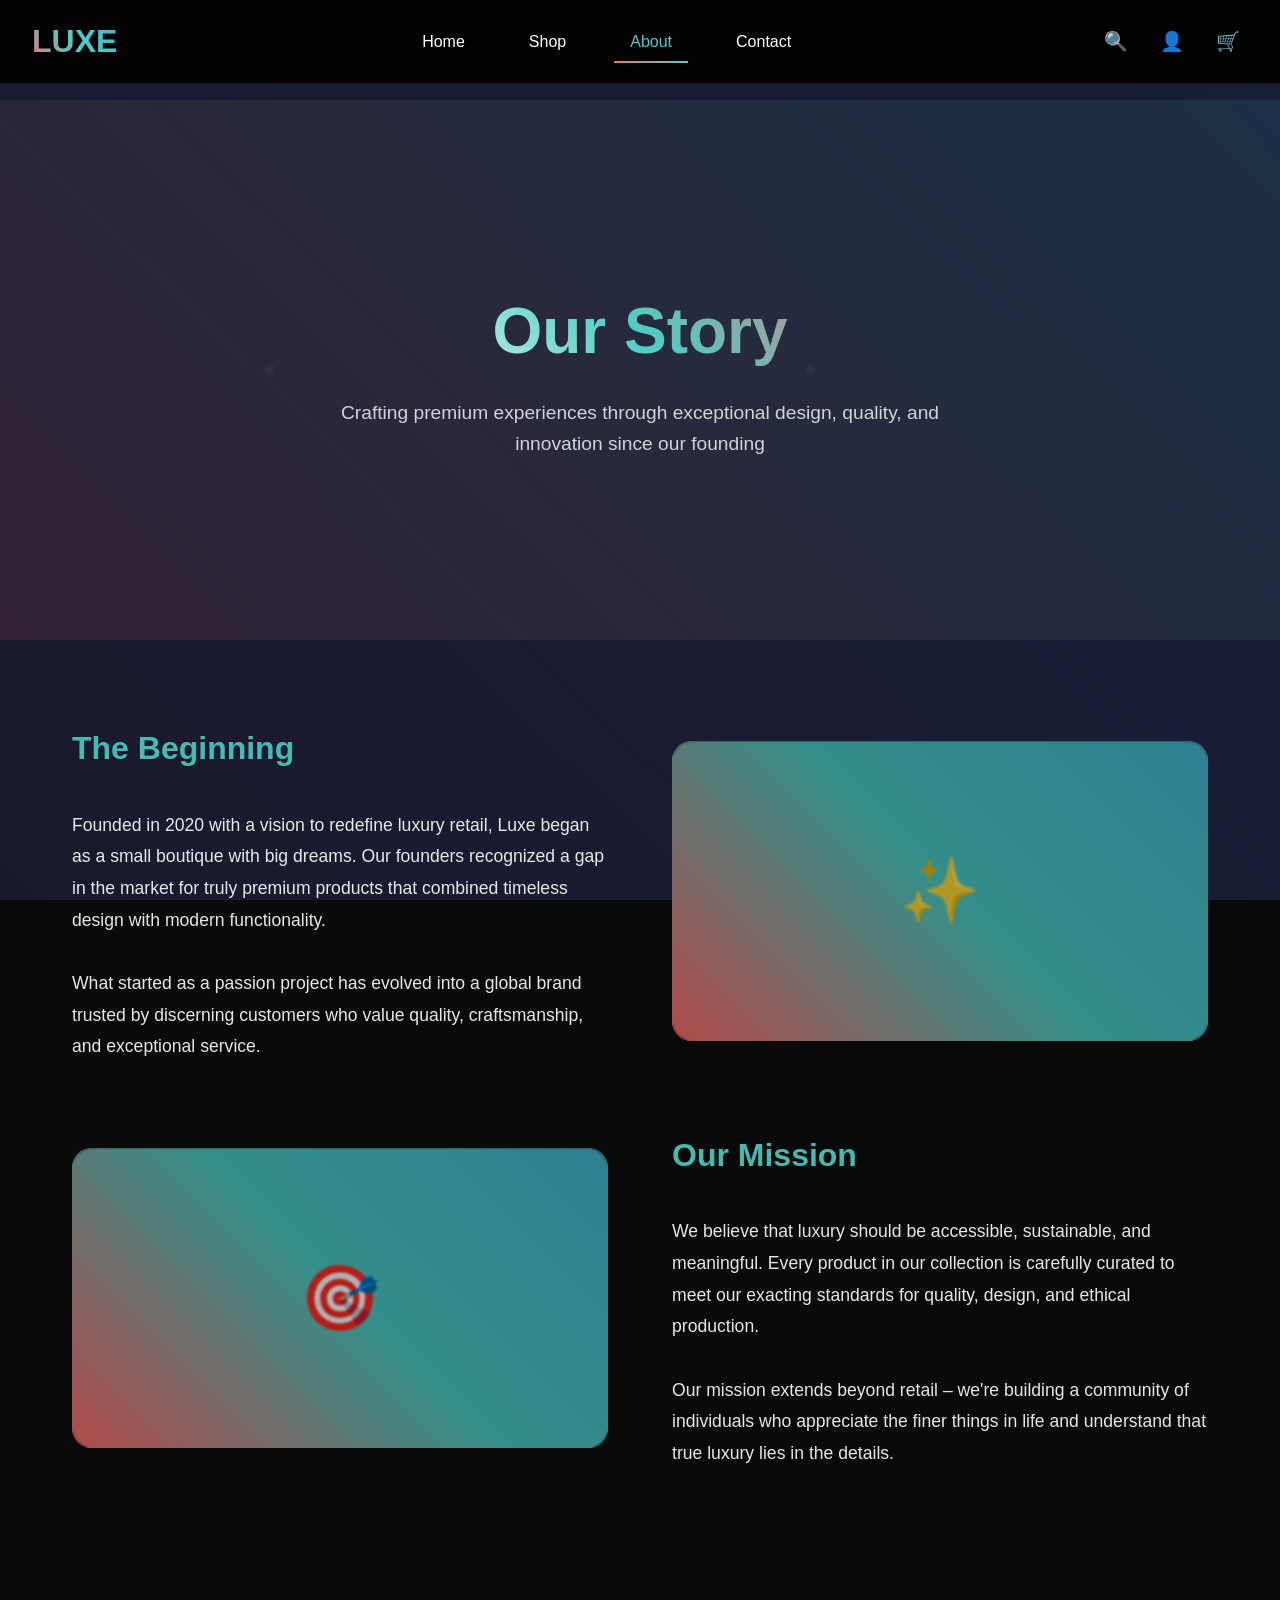
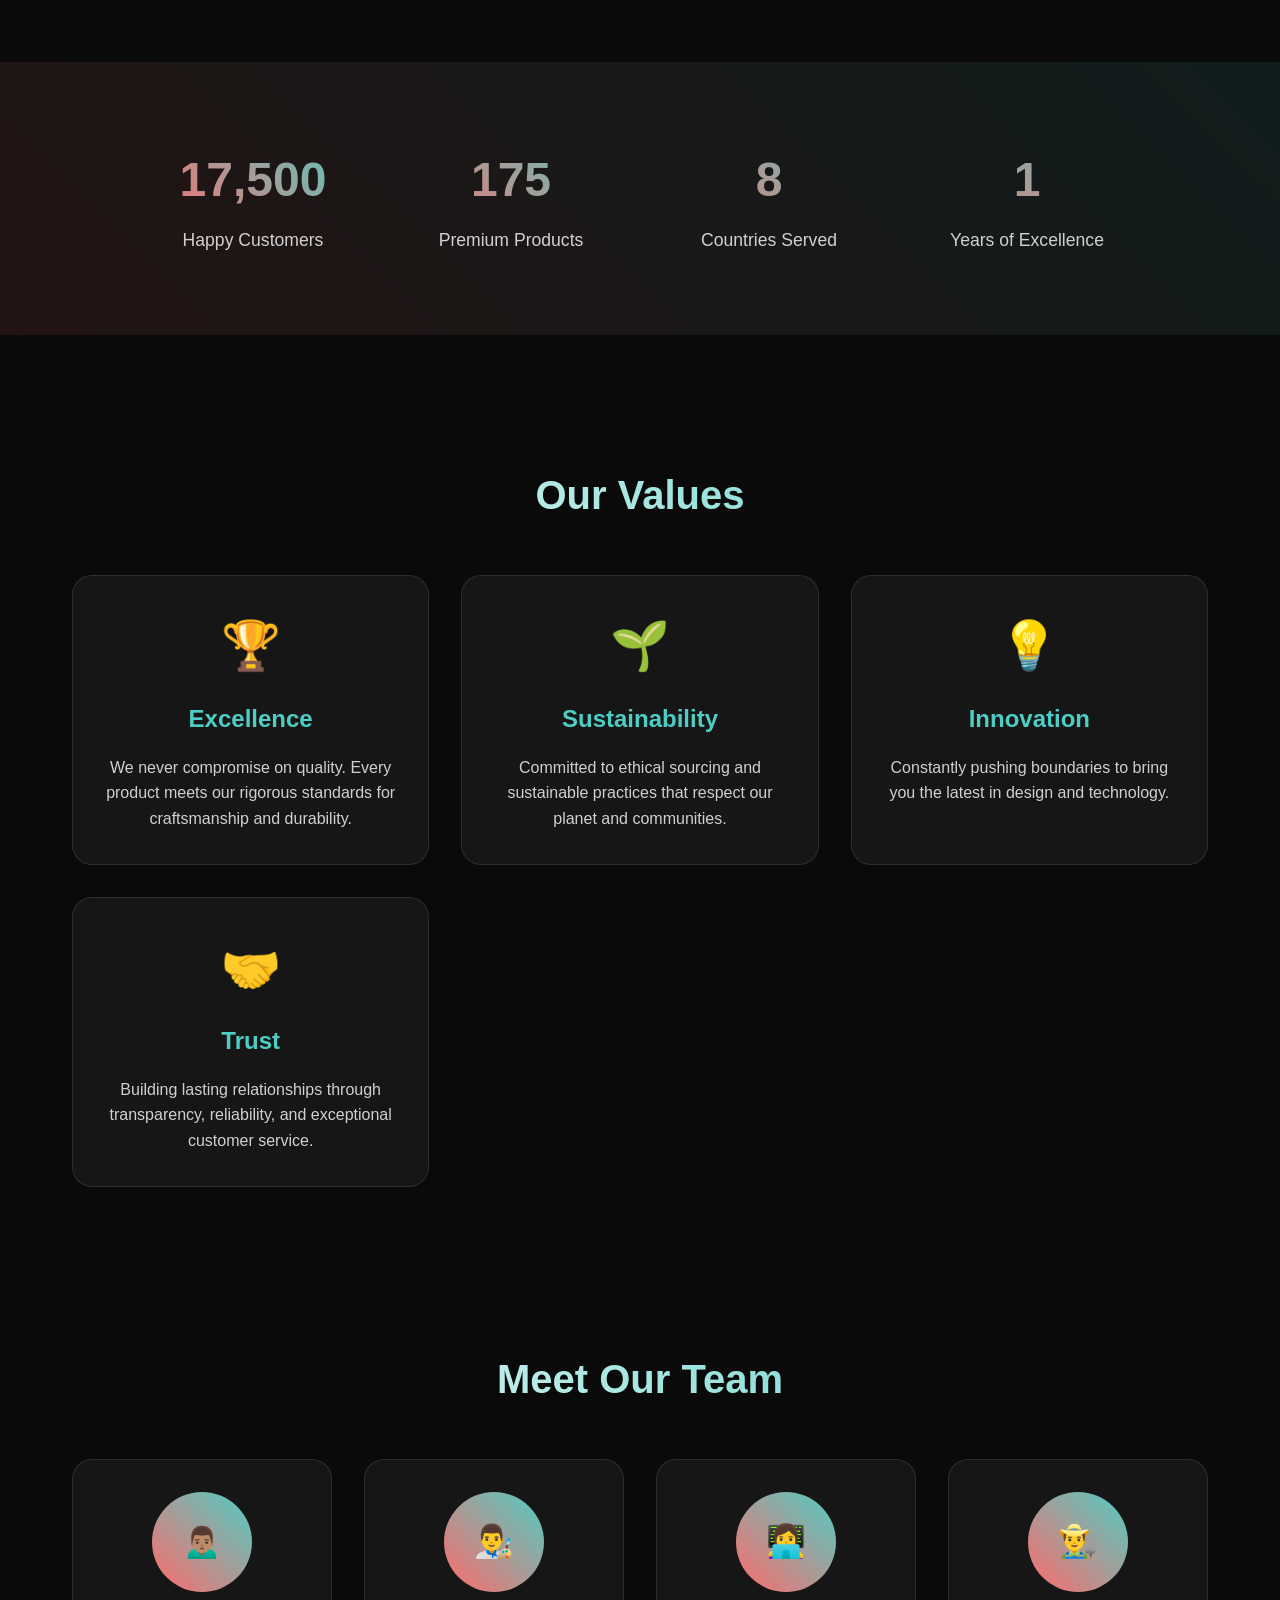
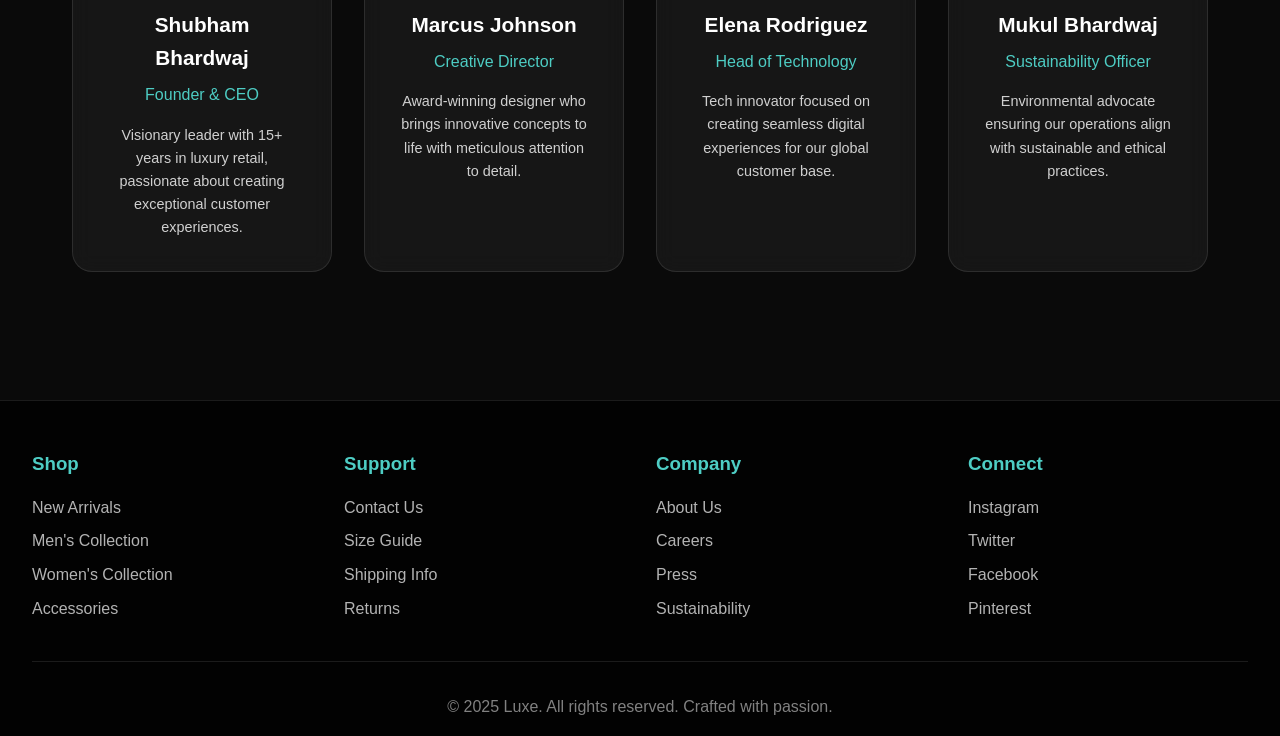
<file: luxe Ecommerce website/about.html>
<!DOCTYPE html>
<html lang="en">
<head>
    <meta charset="UTF-8">
    <meta name="viewport" content="width=device-width, initial-scale=1.0">
    <title>About - Luxe Premium Fashion</title>
<link rel="stylesheet" href="style.css">
</head>
<body>
    <div class="bg-animation"></div>

    <header>
        <nav>
            <div class="logo">LUXE</div>
            <ul class="nav-links">
                <li><a href="index.html">Home</a></li>
                <li><a href="shop.html">Shop</a></li>
                <li><a href="#" class="active">About</a></li>
                <li><a href="contact.html">Contact</a></li>
            </ul>
            <div class="nav-icons">
                <button class="icon-btn">🔍</button>
                <button class="icon-btn">👤</button>
                <button class="icon-btn">🛒</button>
            </div>
        </nav>
    </header>

    <main>
        <section class="about-hero">
            <div class="hero-content">
                <h1>Our Story</h1>
                <p>Crafting premium experiences through exceptional design, quality, and innovation since our founding</p>
            </div>
        </section>

        <section class="content-section fade-in">
            <div class="story-content">
                <div class="story-text">
                    <h2 style="font-size: 2rem; margin-bottom: 2rem; color: #4ecdc4;">The Beginning</h2>
                    <p>Founded in 2020 with a vision to redefine luxury retail, Luxe began as a small boutique with big dreams. Our founders recognized a gap in the market for truly premium products that combined timeless design with modern functionality.</p>
                    <br>
                    <p>What started as a passion project has evolved into a global brand trusted by discerning customers who value quality, craftsmanship, and exceptional service.</p>
                </div>
                <div class="story-image">✨</div>
            </div>
            
            <div class="story-content">
                <div class="story-image">🎯</div>
                <div class="story-text">
                    <h2 style="font-size: 2rem; margin-bottom: 2rem; color: #4ecdc4;">Our Mission</h2>
                    <p>We believe that luxury should be accessible, sustainable, and meaningful. Every product in our collection is carefully curated to meet our exacting standards for quality, design, and ethical production.</p>
                    <br>
                    <p>Our mission extends beyond retail – we're building a community of individuals who appreciate the finer things in life and understand that true luxury lies in the details.</p>
                </div>
            </div>
        </section>

        <section class="stats-section">
            <div class="stats-grid">
                <div class="stat-item">
                    <span class="stat-number" data-target="50000">0</span>
                    <div class="stat-label">Happy Customers</div>
                </div>
                <div class="stat-item">
                    <span class="stat-number" data-target="500">0</span>
                    <div class="stat-label">Premium Products</div>
                </div>
                <div class="stat-item">
                    <span class="stat-number" data-target="25">0</span>
                    <div class="stat-label">Countries Served</div>
                </div>
                <div class="stat-item">
                    <span class="stat-number" data-target="5">0</span>
                    <div class="stat-label">Years of Excellence</div>
                </div>
            </div>
        </section>

        <section class="content-section fade-in">
            <h2 class="section-title">Our Values</h2>
            <div class="values-grid">
                <div class="value-card">
                    <span class="value-icon">🏆</span>
                    <h3>Excellence</h3>
                    <p>We never compromise on quality. Every product meets our rigorous standards for craftsmanship and durability.</p>
                </div>
                <div class="value-card">
                    <span class="value-icon">🌱</span>
                    <h3>Sustainability</h3>
                    <p>Committed to ethical sourcing and sustainable practices that respect our planet and communities.</p>
                </div>
                <div class="value-card">
                    <span class="value-icon">💡</span>
                    <h3>Innovation</h3>
                    <p>Constantly pushing boundaries to bring you the latest in design and technology.</p>
                </div>
                <div class="value-card">
                    <span class="value-icon">🤝</span>
                    <h3>Trust</h3>
                    <p>Building lasting relationships through transparency, reliability, and exceptional customer service.</p>
                </div>
            </div>
        </section>

        <section class="content-section fade-in">
            <h2 class="section-title">Meet Our Team</h2>
            <div class="team-grid">
                <div class="team-member">
                    <div class="member-avatar">🙍🏽‍♂️</div>
                    <div class="member-name">Shubham Bhardwaj
                    </div>
                    <div class="member-role">Founder & CEO</div>
                    <div class="member-bio">Visionary leader with 15+ years in luxury retail, passionate about creating exceptional customer experiences.</div>
                </div>
                <div class="team-member">
                    <div class="member-avatar">👨‍🎨</div>
                    <div class="member-name">Marcus Johnson</div>
                    <div class="member-role">Creative Director</div>
                    <div class="member-bio">Award-winning designer who brings innovative concepts to life with meticulous attention to detail.</div>
                </div>
                <div class="team-member">
                    <div class="member-avatar">👩‍💻</div>
                    <div class="member-name">Elena Rodriguez</div>
                    <div class="member-role">Head of Technology</div>
                    <div class="member-bio">Tech innovator focused on creating seamless digital experiences for our global customer base.</div>
                </div>
                <div class="team-member">
                    <div class="member-avatar">👨‍🌾</div>
                    <div class="member-name">Mukul Bhardwaj</div>
                    <div class="member-role">Sustainability Officer</div>
                    <div class="member-bio">Environmental advocate ensuring our operations align with sustainable and ethical practices.</div>
                </div>
            </div>
        </section>
    </main>

    <footer>
        <div class="footer-content">
            <div class="footer-section">
                <h3>Shop</h3>
                <a href="#">New Arrivals</a>
                <a href="#">Men's Collection</a>
                <a href="#">Women's Collection</a>
                <a href="#">Accessories</a>
            </div>
            <div class="footer-section">
                <h3>Support</h3>
                <a href="#">Contact Us</a>
                <a href="#">Size Guide</a>
                <a href="#">Shipping Info</a>
                <a href="#">Returns</a>
            </div>
            <div class="footer-section">
                <h3>Company</h3>
                <a href="#">About Us</a>
                <a href="#">Careers</a>
                <a href="#">Press</a>
                <a href="#">Sustainability</a>
            </div>
            <div class="footer-section">
                <h3>Connect</h3>
                <a href="#">Instagram</a>
                <a href="#">Twitter</a>
                <a href="#">Facebook</a>
                <a href="#">Pinterest</a>
            </div>
        </div>
        <div class="footer-bottom">
            <p>&copy; 2025 Luxe. All rights reserved. Crafted with passion.</p>
        </div>
    </footer>

    <script>
        // Scroll animations
        function handleScrollAnimations() {
            const elements = document.querySelectorAll('.fade-in');
            elements.forEach(element => {
                const elementTop = element.getBoundingClientRect().top;
                const elementVisible = 150;
                
                if (elementTop < window.innerHeight - elementVisible) {
                    element.classList.add('visible');
                }
            });
        }

        // Counter animation
        function animateCounters() {
            const counters = document.querySelectorAll('.stat-number');
            counters.forEach(counter => {
                const target = parseInt(counter.getAttribute('data-target'));
                const increment = target / 100;
                let current = 0;
                
                const updateCounter = () => {
                    if (current < target) {
                        current += increment;
                        counter.textContent = Math.floor(current).toLocaleString();
                        setTimeout(updateCounter, 20);
                    } else {
                        counter.textContent = target.toLocaleString();
                    }
                };
                
                // Start animation when element is visible
                const observer = new IntersectionObserver((entries) => {
                    entries.forEach(entry => {
                        if (entry.isIntersecting) {
                            updateCounter();
                            observer.unobserve(entry.target);
                        }
                    });
                });
                
                observer.observe(counter);
            });
        }

        // Initialize
        document.addEventListener('DOMContentLoaded', function() {
            handleScrollAnimations();
            animateCounters();
        });

        window.addEventListener('scroll', handleScrollAnimations);
    </script>
</body>
</html>
</file>
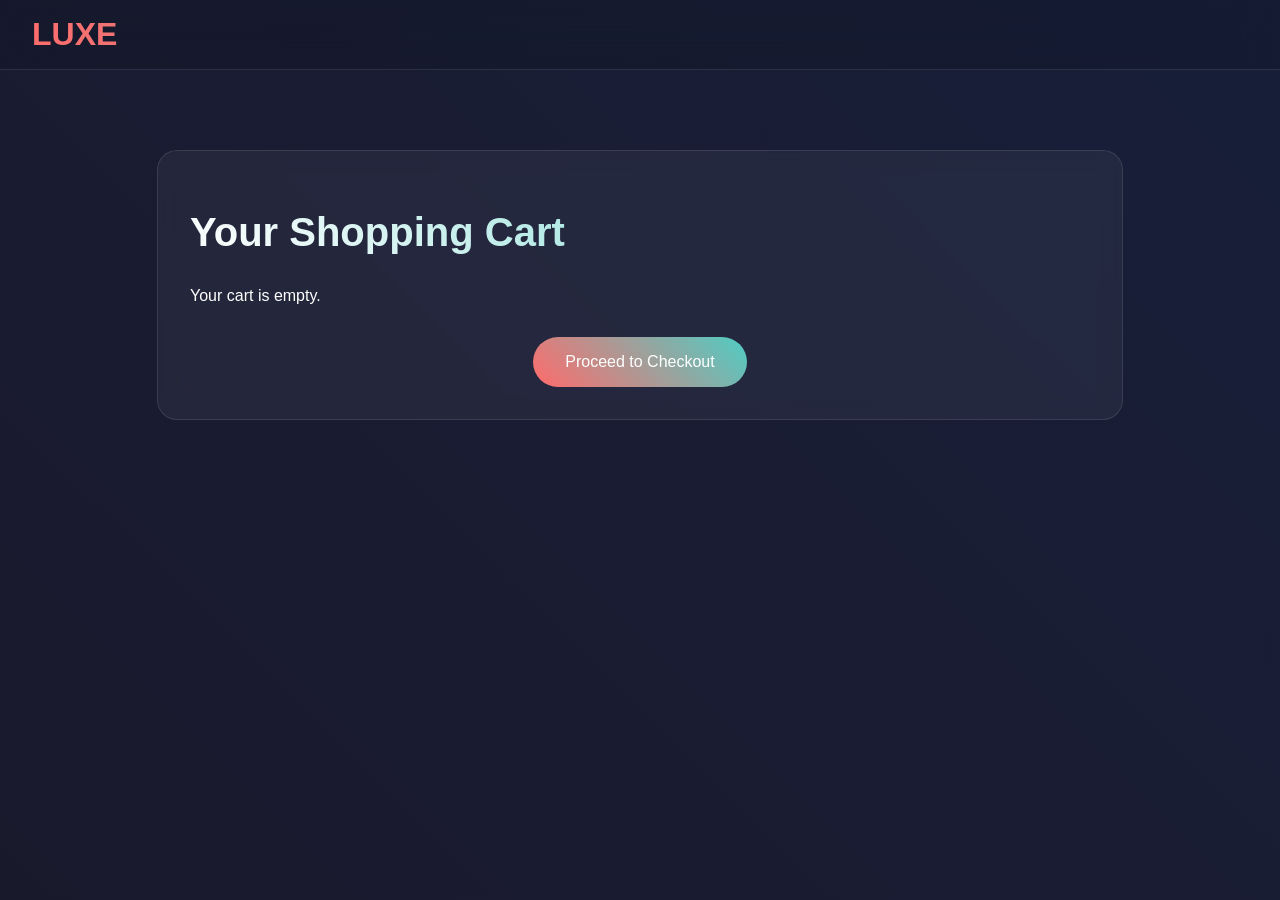
<file: luxe Ecommerce website/cart.html>
<!DOCTYPE html>
<html lang="en">
<head>
  <meta charset="UTF-8" />
  <meta name="viewport" content="width=device-width, initial-scale=1.0"/>
  <title>Cart - Luxe</title>
  <link rel="stylesheet" href="index.html" /> <!-- Optional if separating styles -->
  <style>
    body {
      font-family: 'Inter', sans-serif;
      background: #0a0a0a;
      color: #fff;
      margin: 0;
      padding: 0;
    }

    .bg-animation {
      position: fixed;
      top: 0;
      left: 0;
      width: 100%;
      height: 100%;
      z-index: -1;
      background: linear-gradient(45deg, #0a0a0a, #1a1a2e, #16213e, #0f0f23);
      background-size: 400% 400%;
      animation: gradientShift 15s ease infinite;
    }

    @keyframes gradientShift {
      0% { background-position: 0% 50%; }
      50% { background-position: 100% 50%; }
      100% { background-position: 0% 50%; }
    }

    header {
      background: rgba(0, 0, 0, 0.1);
      backdrop-filter: blur(20px);
      padding: 1rem 2rem;
      border-bottom: 1px solid rgba(255, 255, 255, 0.1);
    }

    .logo {
      font-size: 2rem;
      font-weight: bold;
      background: linear-gradient(45deg, #ff6b6b, #4ecdc4);
      -webkit-background-clip: text;
      -webkit-text-fill-color: transparent;
    }

    .cart-container {
      max-width: 900px;
      margin: 5rem auto;
      padding: 2rem;
      background: rgba(255, 255, 255, 0.05);
      border: 1px solid rgba(255, 255, 255, 0.1);
      border-radius: 20px;
      backdrop-filter: blur(10px);
    }

    .cart-title {
      font-size: 2.5rem;
      margin-bottom: 2rem;
      background: linear-gradient(45deg, #ffffff, #4ecdc4);
      -webkit-background-clip: text;
      -webkit-text-fill-color: transparent;
    }

    .cart-item {
      display: flex;
      justify-content: space-between;
      align-items: center;
      padding: 1rem 0;
      border-bottom: 1px solid rgba(255, 255, 255, 0.1);
    }

    .cart-item:last-child {
      border-bottom: none;
    }

    .cart-item-name {
      font-size: 1.2rem;
    }

    .cart-item-price {
      color: #4ecdc4;
      font-weight: bold;
    }

    .checkout-btn {
      display: block;
      margin: 2rem auto 0;
      padding: 1rem 2rem;
      background: linear-gradient(45deg, #ff6b6b, #4ecdc4);
      color: white;
      border: none;
      border-radius: 50px;
      font-size: 1rem;
      cursor: pointer;
      transition: all 0.3s ease;
    }

    .checkout-btn:hover {
      transform: scale(1.05);
      box-shadow: 0 10px 25px rgba(255, 107, 107, 0.4);
    }
  </style>
</head>
<body>
  <div class="bg-animation"></div>

  <header>
    <div class="logo">LUXE</div>
  </header>

  <div class="cart-container">
    <h1 class="cart-title">Your Shopping Cart</h1>
    <div id="cart-items">
      <!-- Cart items will be dynamically injected here -->
    </div>
    <button class="checkout-btn">Proceed to Checkout</button>
  </div>

  
   <script>
  function renderCartItems() {
    const container = document.getElementById('cart-items');
    const cartItems = JSON.parse(localStorage.getItem('luxeCart')) || [];

    if (cartItems.length === 0) {
      container.innerHTML = '<p>Your cart is empty.</p>';
      return;
    }

    container.innerHTML = '';
    cartItems.forEach(item => {
      const div = document.createElement('div');
      div.className = 'cart-item';
      div.innerHTML = `
        <div class="cart-item-name">${item.name}</div>
        <div class="cart-item-price">${item.price}</div>
      `;
      container.appendChild(div);
    });
  }

  // Call on page load
  renderCartItems();

  // Checkout button handler
  document.querySelector('.checkout-btn').addEventListener('click', () => {
    const cartItems = JSON.parse(localStorage.getItem('luxeCart')) || [];

    if (cartItems.length === 0) {
      alert("🛒 Your cart is already empty.");
      return;
    }

    alert("✅ Order placed successfully!");

    // Clear cart and refresh UI
    localStorage.removeItem('luxeCart');
    renderCartItems();
  });
</script>

  
</body>
</html>
</file>
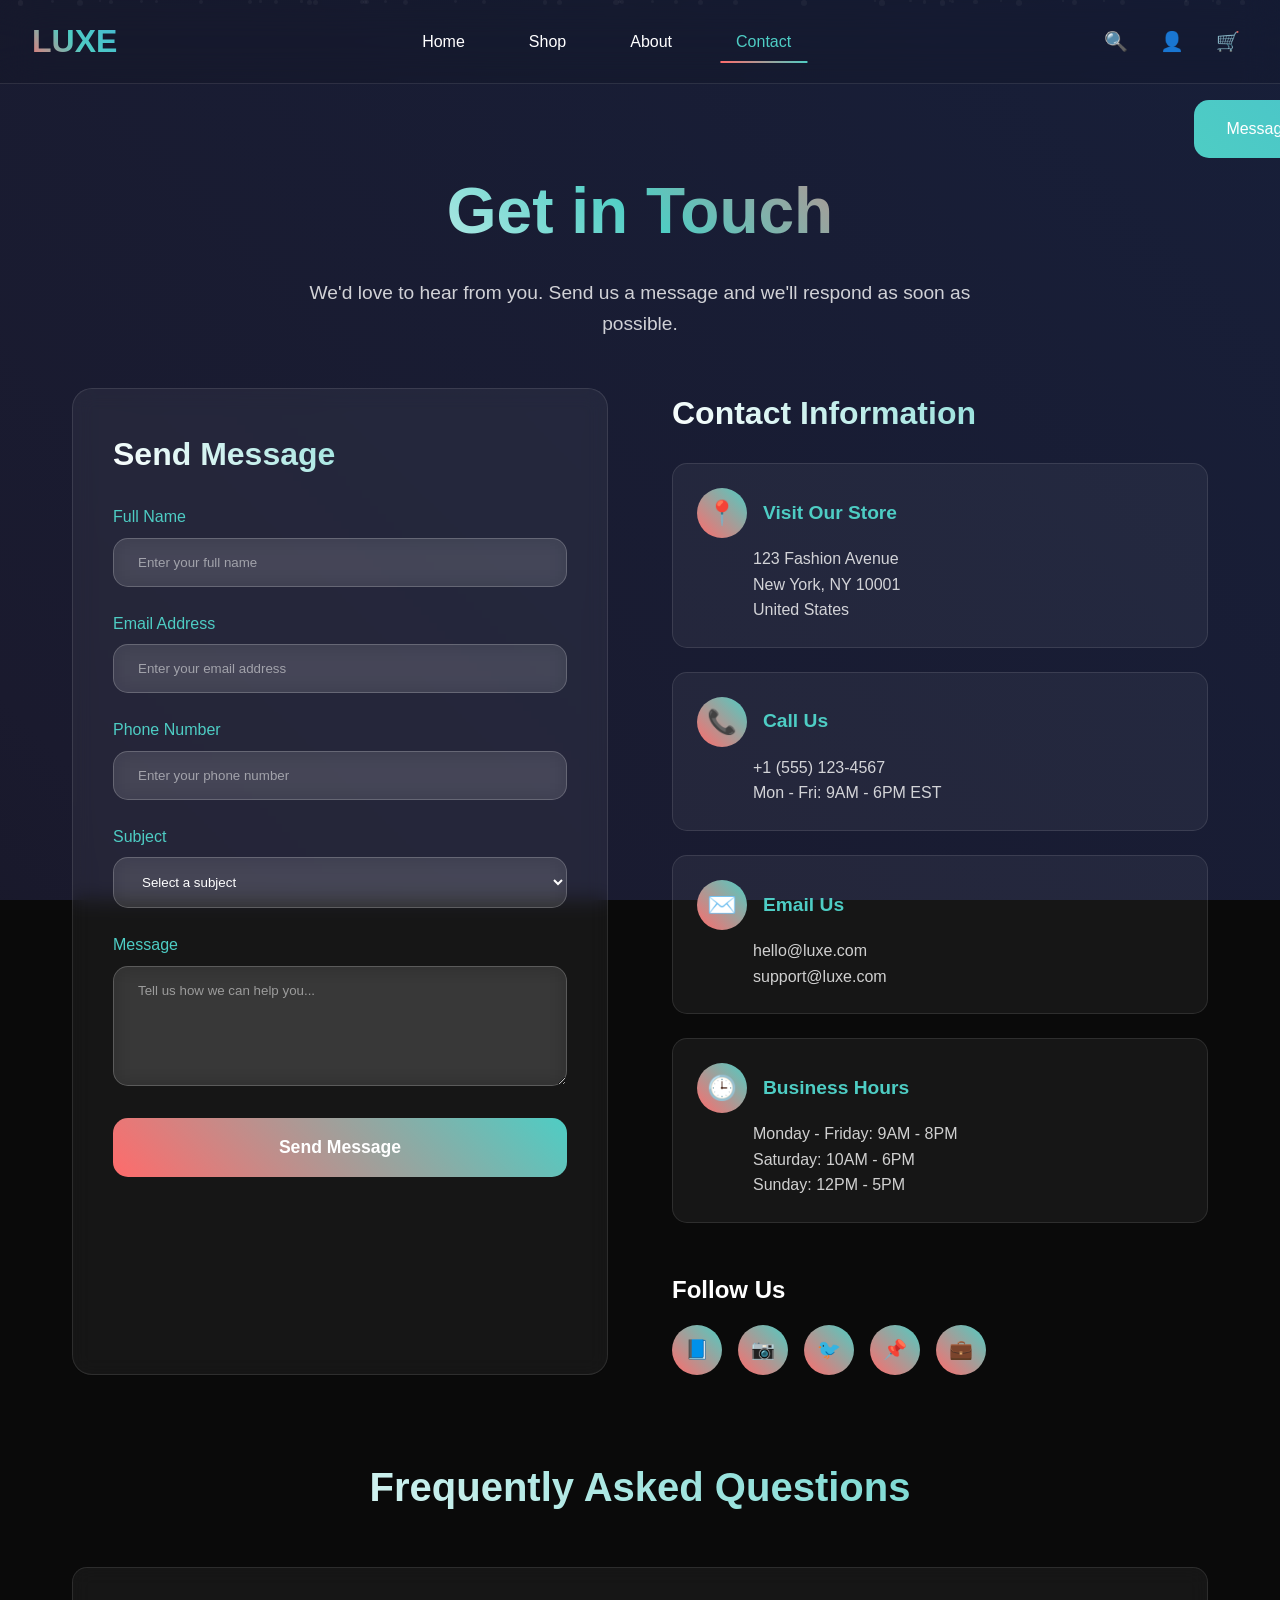
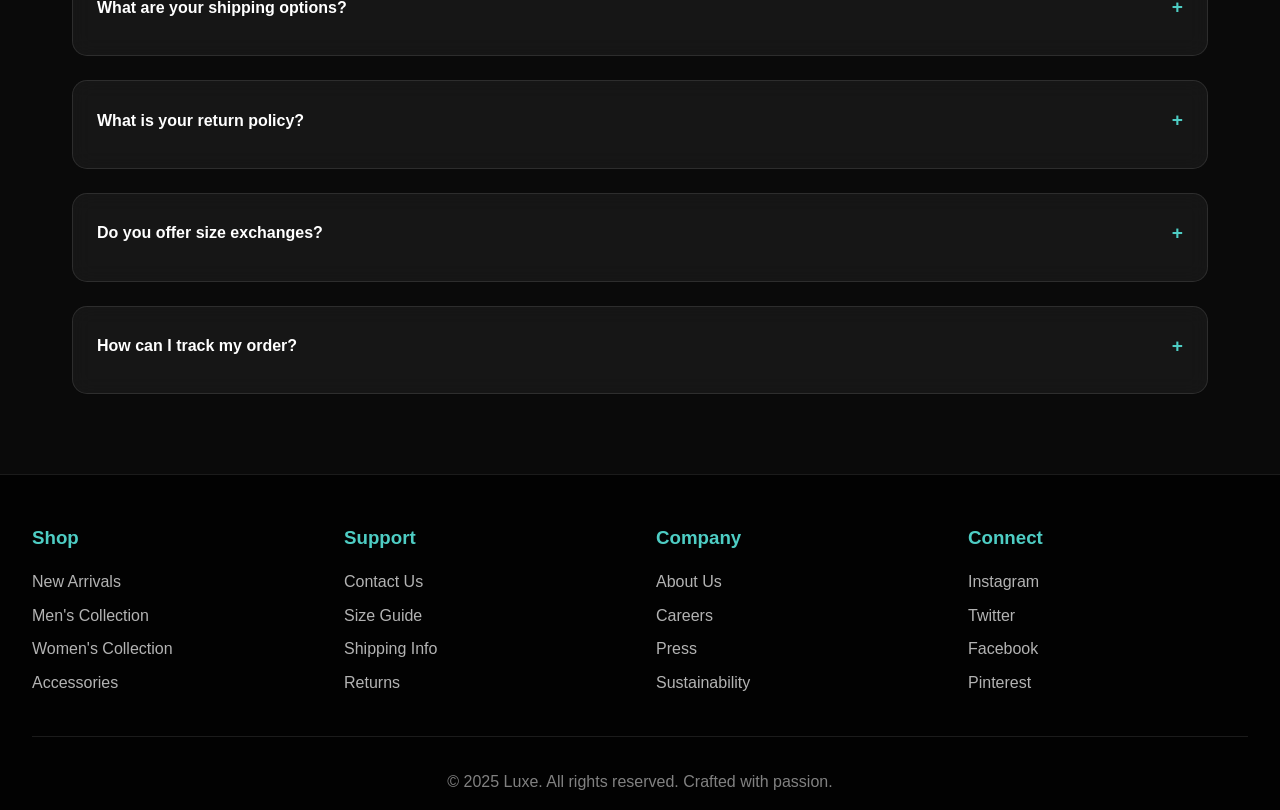
<file: luxe Ecommerce website/contact.html>
<!DOCTYPE html>
<html lang="en">
<head>
    <meta charset="UTF-8">
    <meta name="viewport" content="width=device-width, initial-scale=1.0">
    <title>Contact Us - Luxe Premium Fashion & Lifestyle</title>
    <style>
        * {
            margin: 0;
            padding: 0;
            box-sizing: border-box;
        }

        body {
            font-family: 'Inter', -apple-system, BlinkMacSystemFont, sans-serif;
            background: #0a0a0a;
            color: #ffffff;
            overflow-x: hidden;
            line-height: 1.6;
        }

        /* Animated Background */
        .bg-animation {
            position: fixed;
            top: 0;
            left: 0;
            width: 100%;
            height: 100%;
            z-index: -1;
            background: linear-gradient(45deg, #0a0a0a, #1a1a2e, #16213e, #0f0f23);
            background-size: 400% 400%;
            animation: gradientShift 15s ease infinite;
        }

        @keyframes gradientShift {
            0% { background-position: 0% 50%; }
            50% { background-position: 100% 50%; }
            100% { background-position: 0% 50%; }
        }

        /* Floating particles */
        .particles {
            position: fixed;
            width: 100%;
            height: 100%;
            z-index: -1;
        }

        .particle {
            position: absolute;
            background: rgba(255, 255, 255, 0.1);
            border-radius: 50%;
            animation: float 20s infinite linear;
        }

        @keyframes float {
            0% { transform: translateY(100vh) rotate(0deg); opacity: 0; }
            10% { opacity: 1; }
            90% { opacity: 1; }
            100% { transform: translateY(-100vh) rotate(360deg); opacity: 0; }
        }

        /* Header */
        header {
            position: fixed;
            top: 0;
            width: 100%;
            z-index: 1000;
            background: rgba(0, 0, 0, 0.1);
            backdrop-filter: blur(20px);
            border-bottom: 1px solid rgba(255, 255, 255, 0.1);
            transition: all 0.3s ease;
        }

        nav {
            display: flex;
            justify-content: space-between;
            align-items: center;
            padding: 1rem 2rem;
            max-width: 1400px;
            margin: 0 auto;
        }

        .logo {
            font-size: 2rem;
            font-weight: 700;
            background: linear-gradient(45deg, #ff6b6b, #4ecdc4, #45b7d1);
            -webkit-background-clip: text;
            -webkit-text-fill-color: transparent;
            background-clip: text;
            animation: logoGlow 3s ease-in-out infinite alternate;
            cursor: pointer;
        }

        @keyframes logoGlow {
            0% { filter: drop-shadow(0 0 10px rgba(255, 107, 107, 0.5)); }
            100% { filter: drop-shadow(0 0 20px rgba(78, 205, 196, 0.8)); }
        }

        .nav-links {
            display: flex;
            list-style: none;
            gap: 2rem;
        }

        .nav-links a {
            color: #ffffff;
            text-decoration: none;
            position: relative;
            transition: all 0.3s ease;
            padding: 0.5rem 1rem;
        }

        .nav-links a::before {
            content: '';
            position: absolute;
            bottom: -5px;
            left: 50%;
            width: 0;
            height: 2px;
            background: linear-gradient(45deg, #ff6b6b, #4ecdc4);
            transition: all 0.3s ease;
            transform: translateX(-50%);
        }

        .nav-links a:hover::before,
        .nav-links a.active::before {
            width: 100%;
        }

        .nav-links a.active {
            color: #4ecdc4;
        }

        .nav-icons {
            display: flex;
            gap: 1rem;
        }

        .icon-btn {
            background: none;
            border: none;
            color: #ffffff;
            font-size: 1.2rem;
            cursor: pointer;
            padding: 0.5rem;
            border-radius: 50%;
            transition: all 0.3s ease;
            position: relative;
        }

        .icon-btn:hover {
            background: rgba(255, 255, 255, 0.1);
            transform: scale(1.1);
        }

        /* Main Content */
        main {
            padding-top: 80px;
            min-height: 100vh;
        }

        /* Contact Hero */
        .contact-hero {
            padding: 5rem 2rem 3rem;
            text-align: center;
            max-width: 800px;
            margin: 0 auto;
        }

        .contact-hero h1 {
            font-size: clamp(2.5rem, 6vw, 4rem);
            font-weight: 700;
            margin-bottom: 1rem;
            background: linear-gradient(45deg, #ffffff, #4ecdc4, #ff6b6b);
            -webkit-background-clip: text;
            -webkit-text-fill-color: transparent;
            background-clip: text;
            animation: textShine 4s ease-in-out infinite;
        }

        @keyframes textShine {
            0%, 100% { background-position: 0% 50%; }
            50% { background-position: 100% 50%; }
        }

        .contact-hero p {
            font-size: 1.2rem;
            opacity: 0.8;
            animation: fadeInUp 1s ease 0.5s both;
        }

        @keyframes fadeInUp {
            from {
                opacity: 0;
                transform: translateY(30px);
            }
            to {
                opacity: 0.8;
                transform: translateY(0);
            }
        }

        /* Contact Content */
        .contact-content {
            max-width: 1200px;
            margin: 0 auto;
            padding: 0 2rem;
            display: grid;
            grid-template-columns: 1fr 1fr;
            gap: 4rem;
            margin-bottom: 5rem;
        }

        /* Contact Form */
        .contact-form {
            background: rgba(255, 255, 255, 0.05);
            border-radius: 20px;
            padding: 2.5rem;
            backdrop-filter: blur(10px);
            border: 1px solid rgba(255, 255, 255, 0.1);
            position: relative;
            overflow: hidden;
            animation: fadeInLeft 1s ease both;
        }

        @keyframes fadeInLeft {
            from {
                opacity: 0;
                transform: translateX(-30px);
            }
            to {
                opacity: 1;
                transform: translateX(0);
            }
        }

        .contact-form::before {
            content: '';
            position: absolute;
            top: 0;
            left: 0;
            right: 0;
            bottom: 0;
            background: linear-gradient(45deg, rgba(255, 107, 107, 0.05), rgba(78, 205, 196, 0.05));
            opacity: 0;
            transition: opacity 0.3s ease;
        }

        .contact-form:hover::before {
            opacity: 1;
        }

        .form-title {
            font-size: 2rem;
            margin-bottom: 1.5rem;
            background: linear-gradient(45deg, #ffffff, #4ecdc4);
            -webkit-background-clip: text;
            -webkit-text-fill-color: transparent;
            background-clip: text;
        }

        .form-group {
            margin-bottom: 1.5rem;
            position: relative;
        }

        .form-label {
            display: block;
            margin-bottom: 0.5rem;
            color: #4ecdc4;
            font-weight: 500;
        }

        .form-input,
        .form-textarea,
        .form-select {
            width: 100%;
            padding: 1rem 1.5rem;
            border: none;
            border-radius: 15px;
            background: rgba(255, 255, 255, 0.1);
            color: #ffffff;
            backdrop-filter: blur(10px);
            border: 1px solid rgba(255, 255, 255, 0.2);
            transition: all 0.3s ease;
            font-family: inherit;
        }

        .form-input:focus,
        .form-textarea:focus,
        .form-select:focus {
            outline: none;
            border-color: #4ecdc4;
            box-shadow: 0 0 20px rgba(78, 205, 196, 0.3);
            transform: translateY(-2px);
        }

        .form-input::placeholder,
        .form-textarea::placeholder {
            color: rgba(255, 255, 255, 0.5);
        }

        .form-textarea {
            min-height: 120px;
            resize: vertical;
        }

        .form-select {
            cursor: pointer;
        }

        .form-select option {
            background: #1a1a2e;
            color: #ffffff;
        }

        .submit-btn {
            width: 100%;
            padding: 1.2rem;
            background: linear-gradient(45deg, #ff6b6b, #4ecdc4);
            color: white;
            border: none;
            border-radius: 15px;
            font-size: 1.1rem;
            font-weight: 600;
            cursor: pointer;
            position: relative;
            overflow: hidden;
            transition: all 0.3s ease;
        }

        .submit-btn::before {
            content: '';
            position: absolute;
            top: 0;
            left: -100%;
            width: 100%;
            height: 100%;
            background: rgba(255, 255, 255, 0.2);
            transition: left 0.5s ease;
        }

        .submit-btn:hover::before {
            left: 100%;
        }

        .submit-btn:hover {
            transform: translateY(-3px);
            box-shadow: 0 15px 35px rgba(255, 107, 107, 0.4);
        }

        /* Contact Info */
        .contact-info {
            animation: fadeInRight 1s ease both;
        }

        @keyframes fadeInRight {
            from {
                opacity: 0;
                transform: translateX(30px);
            }
            to {
                opacity: 1;
                transform: translateX(0);
            }
        }

        .info-title {
            font-size: 2rem;
            margin-bottom: 1.5rem;
            background: linear-gradient(45deg, #ffffff, #4ecdc4);
            -webkit-background-clip: text;
            -webkit-text-fill-color: transparent;
            background-clip: text;
        }

        .info-cards {
            display: flex;
            flex-direction: column;
            gap: 1.5rem;
        }

        .info-card {
            background: rgba(255, 255, 255, 0.05);
            border-radius: 15px;
            padding: 1.5rem;
            backdrop-filter: blur(10px);
            border: 1px solid rgba(255, 255, 255, 0.1);
            transition: all 0.3s ease;
            cursor: pointer;
        }

        .info-card:hover {
            transform: translateY(-5px);
            background: rgba(255, 255, 255, 0.08);
            box-shadow: 0 10px 30px rgba(0, 0, 0, 0.3);
        }

        .info-card-header {
            display: flex;
            align-items: center;
            margin-bottom: 0.5rem;
        }

        .info-icon {
            font-size: 1.5rem;
            margin-right: 1rem;
            background: linear-gradient(45deg, #ff6b6b, #4ecdc4);
            padding: 0.5rem;
            border-radius: 50%;
            width: 50px;
            height: 50px;
            display: flex;
            align-items: center;
            justify-content: center;
        }

        .info-card h3 {
            color: #4ecdc4;
            font-size: 1.2rem;
        }

        .info-card p {
            color: rgba(255, 255, 255, 0.8);
            margin-left: 3.5rem;
        }

        /* Social Links */
        .social-section {
            margin-top: 3rem;
        }

        .social-title {
            font-size: 1.5rem;
            margin-bottom: 1rem;
            color: #ffffff;
        }

        .social-links {
            display: flex;
            gap: 1rem;
        }

        .social-link {
            width: 50px;
            height: 50px;
            background: linear-gradient(45deg, #ff6b6b, #4ecdc4);
            border-radius: 50%;
            display: flex;
            align-items: center;
            justify-content: center;
            text-decoration: none;
            font-size: 1.2rem;
            transition: all 0.3s ease;
            position: relative;
            overflow: hidden;
        }

        .social-link::before {
            content: '';
            position: absolute;
            top: 0;
            left: 0;
            right: 0;
            bottom: 0;
            background: rgba(255, 255, 255, 0.2);
            transform: scale(0);
            border-radius: 50%;
            transition: transform 0.3s ease;
        }

        .social-link:hover::before {
            transform: scale(1);
        }

        .social-link:hover {
            transform: translateY(-3px) scale(1.1);
            box-shadow: 0 10px 25px rgba(255, 107, 107, 0.4);
        }

        /* FAQ Section */
        .faq-section {
            max-width: 1200px;
            margin: 5rem auto;
            padding: 0 2rem;
        }

        .faq-title {
            font-size: 2.5rem;
            text-align: center;
            margin-bottom: 3rem;
            background: linear-gradient(45deg, #ffffff, #4ecdc4);
            -webkit-background-clip: text;
            -webkit-text-fill-color: transparent;
            background-clip: text;
        }

        .faq-grid {
            display: grid;
            gap: 1.5rem;
        }

        .faq-item {
            background: rgba(255, 255, 255, 0.05);
            border-radius: 15px;
            padding: 1.5rem;
            backdrop-filter: blur(10px);
            border: 1px solid rgba(255, 255, 255, 0.1);
            cursor: pointer;
            transition: all 0.3s ease;
        }

        .faq-item:hover {
            background: rgba(255, 255, 255, 0.08);
        }

        .faq-question {
            display: flex;
            justify-content: space-between;
            align-items: center;
            font-weight: 600;
            color: #ffffff;
            margin-bottom: 0.5rem;
        }

        .faq-toggle {
            font-size: 1.2rem;
            color: #4ecdc4;
            transition: transform 0.3s ease;
        }

        .faq-item.active .faq-toggle {
            transform: rotate(45deg);
        }

        .faq-answer {
            color: rgba(255, 255, 255, 0.8);
            max-height: 0;
            overflow: hidden;
            transition: max-height 0.3s ease;
        }

        .faq-item.active .faq-answer {
            max-height: 200px;
            padding-top: 1rem;
        }

        /* Footer */
        footer {
            background: rgba(0, 0, 0, 0.8);
            padding: 3rem 2rem 1rem;
            border-top: 1px solid rgba(255, 255, 255, 0.1);
            margin-top: 5rem;
        }

        .footer-content {
            max-width: 1400px;
            margin: 0 auto;
            display: grid;
            grid-template-columns: repeat(auto-fit, minmax(250px, 1fr));
            gap: 2rem;
        }

        .footer-section h3 {
            color: #4ecdc4;
            margin-bottom: 1rem;
        }

        .footer-section a {
            color: rgba(255, 255, 255, 0.7);
            text-decoration: none;
            display: block;
            margin-bottom: 0.5rem;
            transition: color 0.3s ease;
        }

        .footer-section a:hover {
            color: #4ecdc4;
        }

        .footer-bottom {
            text-align: center;
            margin-top: 2rem;
            padding-top: 2rem;
            border-top: 1px solid rgba(255, 255, 255, 0.1);
            color: rgba(255, 255, 255, 0.5);
        }

        /* Responsive Design */
        @media (max-width: 768px) {
            .nav-links {
                display: none;
            }
            
            .contact-content {
                grid-template-columns: 1fr;
                gap: 2rem;
            }
            
            .contact-form,
            .contact-info {
                padding: 2rem;
            }
            
            .social-links {
                justify-content: center;
            }
        }

        /* Scroll animations */
        .fade-in {
            opacity: 0;
            transform: translateY(30px);
            transition: all 0.6s ease;
        }

        .fade-in.visible {
            opacity: 1;
            transform: translateY(0);
        }

        /* Success message */
        .success-message {
            position: fixed;
            top: 100px;
            right: 2rem;
            background: linear-gradient(45deg, #4ecdc4, #45b7d1);
            color: white;
            padding: 1rem 2rem;
            border-radius: 15px;
            transform: translateX(400px);
            transition: transform 0.3s ease;
            z-index: 1001;
        }

        .success-message.show {
            transform: translateX(0);
        }
    </style>
</head>
<body>
    <div class="bg-animation"></div>
    <div class="particles" id="particles"></div>

    <header>
        <nav>
            <div class="logo" onclick="window.location.href='#'">LUXE</div>
            <ul class="nav-links">
                <li><a href="index.html">Home</a></li>
                <li><a href="shop.html">Shop</a></li>
                <li><a href="about.html">About</a></li>
                <li><a href="#contact" class="active">Contact</a></li>
            </ul>
            <div class="nav-icons">
                <button class="icon-btn">🔍</button>
                <button class="icon-btn">👤</button>
                <button class="icon-btn">🛒</button>
            </div>
        </nav>
    </header>

    <main>
        <section class="contact-hero">
            <h1>Get in Touch</h1>
            <p>We'd love to hear from you. Send us a message and we'll respond as soon as possible.</p>
        </section>

        <section class="contact-content">
            <div class="contact-form">
                <h2 class="form-title">Send Message</h2>
                <form id="contactForm">
                    <div class="form-group">
                        <label class="form-label" for="name">Full Name</label>
                        <input type="text" id="name" name="name" class="form-input" placeholder="Enter your full name" required>
                    </div>
                    
                    <div class="form-group">
                        <label class="form-label" for="email">Email Address</label>
                        <input type="email" id="email" name="email" class="form-input" placeholder="Enter your email address" required>
                    </div>
                    
                    <div class="form-group">
                        <label class="form-label" for="phone">Phone Number</label>
                        <input type="tel" id="phone" name="phone" class="form-input" placeholder="Enter your phone number">
                    </div>
                    
                    <div class="form-group">
                        <label class="form-label" for="subject">Subject</label>
                        <select id="subject" name="subject" class="form-select" required>
                            <option value="">Select a subject</option>
                            <option value="general">General Inquiry</option>
                            <option value="support">Customer Support</option>
                            <option value="returns">Returns & Exchanges</option>
                            <option value="wholesale">Wholesale Inquiry</option>
                            <option value="press">Press & Media</option>
                            <option value="careers">Careers</option>
                        </select>
                    </div>
                    
                    <div class="form-group">
                        <label class="form-label" for="message">Message</label>
                        <textarea id="message" name="message" class="form-textarea" placeholder="Tell us how we can help you..." required></textarea>
                    </div>
                    
                    <button type="submit" class="submit-btn">Send Message</button>
                </form>
            </div>

            <div class="contact-info">
                <h2 class="info-title">Contact Information</h2>
                
                <div class="info-cards">
                    <div class="info-card">
                        <div class="info-card-header">
                            <div class="info-icon">📍</div>
                            <h3>Visit Our Store</h3>
                        </div>
                        <p>123 Fashion Avenue<br>New York, NY 10001<br>United States</p>
                    </div>
                    
                    <div class="info-card">
                        <div class="info-card-header">
                            <div class="info-icon">📞</div>
                            <h3>Call Us</h3>
                        </div>
                        <p>+1 (555) 123-4567<br>Mon - Fri: 9AM - 6PM EST</p>
                    </div>
                    
                    <div class="info-card">
                        <div class="info-card-header">
                            <div class="info-icon">✉️</div>
                            <h3>Email Us</h3>
                        </div>
                        <p>hello@luxe.com<br>support@luxe.com</p>
                    </div>
                    
                    <div class="info-card">
                        <div class="info-card-header">
                            <div class="info-icon">🕒</div>
                            <h3>Business Hours</h3>
                        </div>
                        <p>Monday - Friday: 9AM - 8PM<br>Saturday: 10AM - 6PM<br>Sunday: 12PM - 5PM</p>
                    </div>
                </div>

                <div class="social-section">
                    <h3 class="social-title">Follow Us</h3>
                    <div class="social-links">
                        <a href="#" class="social-link">📘</a>
                        <a href="#" class="social-link">📷</a>
                        <a href="#" class="social-link">🐦</a>
                        <a href="#" class="social-link">📌</a>
                        <a href="#" class="social-link">💼</a>
                    </div>
                </div>
            </div>
        </section>

        <section class="faq-section fade-in">
            <h2 class="faq-title">Frequently Asked Questions</h2>
            <div class="faq-grid">
                <div class="faq-item">
                    <div class="faq-question">
                        <span>What are your shipping options?</span>
                        <span class="faq-toggle">+</span>
                    </div>
                    <div class="faq-answer">
                        We offer free standard shipping on orders over $100. Express shipping is available for $15, and overnight shipping for $25. International shipping is available to most countries.
                    </div>
                </div>
                
                <div class="faq-item">
                    <div class="faq-question">
                        <span>What is your return policy?</span>
                        <span class="faq-toggle">+</span>
                    </div>
                    <div class="faq-answer">
                        We offer a 30-day return policy for all unworn items with original tags. Items must be in original condition. Return shipping is free for exchanges within the US.
                    </div>
                </div>
                
                <div class="faq-item">
                    <div class="faq-question">
                        <span>Do you offer size exchanges?</span>
                        <span class="faq-toggle">+</span>
                    </div>
                    <div class="faq-answer">
                        Yes! We offer free size exchanges within 30 days of purchase. Simply contact our customer service team to initiate an exchange.
                    </div>
                </div>
                
                <div class="faq-item">
                    <div class="faq-question">
                        <span>How can I track my order?</span>
                        <span class="faq-toggle">+</span>
                    </div>
                    <div class="faq-answer">
                        Once your order ships, you'll receive a tracking number via email. You can also track your order by logging into your account on our website.
                    </div>
                </div>
            </div>
        </section>
    </main>

    <footer>
        <div class="footer-content">
            <div class="footer-section">
                <h3>Shop</h3>
                <a href="#">New Arrivals</a>
                <a href="#">Men's Collection</a>
                <a href="#">Women's Collection</a>
                <a href="#">Accessories</a>
            </div>
            <div class="footer-section">
                <h3>Support</h3>
                <a href="#">Contact Us</a>
                <a href="#">Size Guide</a>
                <a href="#">Shipping Info</a>
                <a href="#">Returns</a>
            </div>
            <div class="footer-section">
                <h3>Company</h3>
                <a href="#">About Us</a>
                <a href="#">Careers</a>
                <a href="#">Press</a>
                <a href="#">Sustainability</a>
            </div>
            <div class="footer-section">
                <h3>Connect</h3>
                <a href="#">Instagram</a>
                <a href="#">Twitter</a>
                <a href="#">Facebook</a>
                <a href="#">Pinterest</a>
            </div>
        </div>
        <div class="footer-bottom">
            <p>&copy; 2025 Luxe. All rights reserved. Crafted with passion.</p>
        </div>
    </footer>

    <div class="success-message" id="successMessage">
        Message sent successfully! We'll get back to you soon.
    </div>

    <script>
        // Create floating particles
        function createParticles() {
            const particlesContainer = document.getElementById('particles');
            const particleCount = 50;
            
            for (let i = 0; i < particleCount; i++) {
                const particle = document.createElement('div');
                particle.className = 'particle';
                particle.style.left = Math.random() * 100 + '%';
                particle.style.width = Math.random() * 4 + 2 + 'px';
                particle.style.height = particle.style.width;
                particle.style.animationDelay = Math.random() * 20 + 's';
                particle.style.animationDuration = (Math.random() * 10 + 10) + 's';
                particlesContainer.appendChild(particle);
            }
        }

        // Scroll animations
        function handleScrollAnimations() {
            const elements = document.querySelectorAll('.fade-in');
            elements.forEach(element => {
                const elementTop = element.getBoundingClientRect().top;
                const elementVisible = 150;
                
                if (elementTop < window.innerHeight - elementVisible) {
                    element.classList.add('visible');
                }
            });
        }

        // Header background on scroll
        function handleHeaderScroll() {
            const header = document.querySelector('header');
            if (window.scrollY > 100) {
                header.style.background = 'rgba(0, 0, 0, 0.9)';
            } else {
                header.style.background = 'rgba(0, 0, 0, 0.1)';
            }
        }

        // Contact form handling
        function handleContactForm() {
            const form = document.getElementById('contactForm');
            const successMessage = document.getElementById('successMessage');
            
            form.addEventListener('submit', function(e) {
                e.preventDefault();
                
                // Get form data
                const formData = new FormData(form);
                const data = Object.fromEntries(formData);
                
                // Simple validation
                if (data.name && data.email && data.subject && data.message) {
                    // Simulate form submission
                    const submitBtn = form.querySelector('.submit-btn');
                    const originalText = submitBtn.textContent;
                    
                    submitBtn.textContent = 'Sending...';
                    submitBtn.disabled = true;
                    
                    setTimeout(() => {
                        // Show success message
                        successMessage.classList.add('show');
                        
                        // Reset form
                        form.reset();
                        submitBtn.textContent = originalText;
                        submitBtn.disabled = false;
                        
                        // Hide success message after 5 seconds
                        setTimeout(() => {
                            successMessage.classList.remove('show');
                        }, 5000);
                        
                    }, 2000);
                } else {
                    // Highlight empty required fields
                    const requiredFields = form.querySelectorAll('[required]');
                    requiredFields.forEach(field => {
                        if (!field.value) {
                            field.style.borderColor = '#ff6b6b';
                            field.style.boxShadow = '0 0 10px rgba(255, 107, 107, 0.3)';
                            
                            setTimeout(() => {
                                field.style.borderColor = 'rgba(255, 255, 255, 0.2)';
                                field.style.boxShadow = 'none';
                            }, 3000);
                        }
                    });
                }
            });
        }

        // FAQ functionality
        function handleFAQ() {
            const faqItems = document.querySelectorAll('.faq-item');
            
            faqItems.forEach(item => {
                const question = item.querySelector('.faq-question');
                question.addEventListener('click', () => {
                    const isActive = item.classList.contains('active');
                    
                    // Close all FAQ items
                    faqItems.forEach(faq => faq.classList.remove('active'));
                    
                    // Open clicked item if it wasn't active
                    if (!isActive) {
                        item.classList.add('active');
                    }
                });
            });
        }

        // Smooth scrolling for navigation links
        function handleSmoothScroll() {
            const links = document.querySelectorAll('a[href^="#"]');
            links.forEach(link => {
                link.addEventListener('click', function(e) {
                    e.preventDefault();
                    const target = document.querySelector(this.getAttribute('href'));
                    if (target) {
                        target.scrollIntoView({
                            behavior: 'smooth',
                            block: 'start'
                        });
                    }
                });
            });
        }

        // Info card interactions
        function handleInfoCards() {
            const cards = document.querySelectorAll('.info-card');
            cards.forEach(card => {
                card.addEventListener('mouseenter', function() {
                    this.style.transform = 'translateY(-5px) scale(1.02)';
                });
                
                card.addEventListener('mouseleave', function() {
                    this.style.transform = 'translateY(0) scale(1)';
                });
            });
        }

        // Social links functionality
        function handleSocialLinks() {
            const socialLinks = document.querySelectorAll('.social-link');
            socialLinks.forEach(link => {
                link.addEventListener('click', function(e) {
                    e.preventDefault();
                    // Add ripple effect
                    this.style.transform = 'scale(0.95)';
                    setTimeout(() => {
                        this.style.transform = 'translateY(-3px) scale(1.1)';
                    }, 150);
                });
            });
        }

        // Form input animations
        function handleFormInputs() {
            const inputs = document.querySelectorAll('.form-input, .form-textarea, .form-select');
            
            inputs.forEach(input => {
                input.addEventListener('focus', function() {
                    this.parentElement.style.transform = 'translateY(-2px)';
                });
                
                input.addEventListener('blur', function() {
                    this.parentElement.style.transform = 'translateY(0)';
                });
                
                // Add floating label effect
                input.addEventListener('input', function() {
                    const label = this.parentElement.querySelector('.form-label');
                    if (this.value) {
                        label.style.color = '#4ecdc4';
                        label.style.fontSize = '0.9rem';
                    } else {
                        label.style.color = '#4ecdc4';
                        label.style.fontSize = '1rem';
                    }
                });
            });
        }

        // Contact info click-to-copy functionality
        function handleClickToCopy() {
            const emailCard = document.querySelector('.info-card:nth-child(3)');
            const phoneCard = document.querySelector('.info-card:nth-child(2)');
            
            emailCard.addEventListener('click', function() {
                navigator.clipboard.writeText('hello@luxe.com').then(() => {
                    showCopyFeedback(this, 'Email copied!');
                });
            });
            
            phoneCard.addEventListener('click', function() {
                navigator.clipboard.writeText('+1 (555) 123-4567').then(() => {
                    showCopyFeedback(this, 'Phone copied!');
                });
            });
        }

        function showCopyFeedback(element, message) {
            const feedback = document.createElement('div');
            feedback.textContent = message;
            feedback.style.cssText = `
                position: absolute;
                top: 50%;
                left: 50%;
                transform: translate(-50%, -50%);
                background: linear-gradient(45deg, #4ecdc4, #45b7d1);
                color: white;
                padding: 0.5rem 1rem;
                border-radius: 10px;
                font-size: 0.9rem;
                z-index: 1000;
                opacity: 0;
                transition: opacity 0.3s ease;
            `;
            
            element.style.position = 'relative';
            element.appendChild(feedback);
            
            setTimeout(() => feedback.style.opacity = '1', 100);
            setTimeout(() => {
                feedback.style.opacity = '0';
                setTimeout(() => element.removeChild(feedback), 300);
            }, 2000);
        }

        // Initialize all functionality
        document.addEventListener('DOMContentLoaded', function() {
            createParticles();
            handleContactForm();
            handleFAQ();
            handleSmoothScroll();
            handleInfoCards();
            handleSocialLinks();
            handleFormInputs();
            handleClickToCopy();
        });

        // Event listeners
        window.addEventListener('scroll', function() {
            handleScrollAnimations();
            handleHeaderScroll();
        });

        // Initial call for elements already in view
        handleScrollAnimations();

        // Add some interactive particle effects on mouse move
        document.addEventListener('mousemove', function(e) {
            const particles = document.querySelectorAll('.particle');
            const mouseX = e.clientX / window.innerWidth;
            const mouseY = e.clientY / window.innerHeight;
            
            particles.forEach((particle, index) => {
                if (index % 5 === 0) { // Only affect every 5th particle for performance
                    const speed = 0.5;
                    const x = (mouseX - 0.5) * speed;
                    const y = (mouseY - 0.5) * speed;
                    particle.style.transform += ` translate(${x}px, ${y}px)`;
                }
            });
        });

        // Add keyboard navigation for form
        document.addEventListener('keydown', function(e) {
            if (e.key === 'Enter' && e.target.tagName !== 'TEXTAREA') {
                const form = document.getElementById('contactForm');
                const inputs = Array.from(form.querySelectorAll('input, select, textarea'));
                const currentIndex = inputs.indexOf(e.target);
                
                if (currentIndex > -1 && currentIndex < inputs.length - 1) {
                    e.preventDefault();
                    inputs[currentIndex + 1].focus();
                }
            }
        });
    </script>
</body>
</html>
</file>
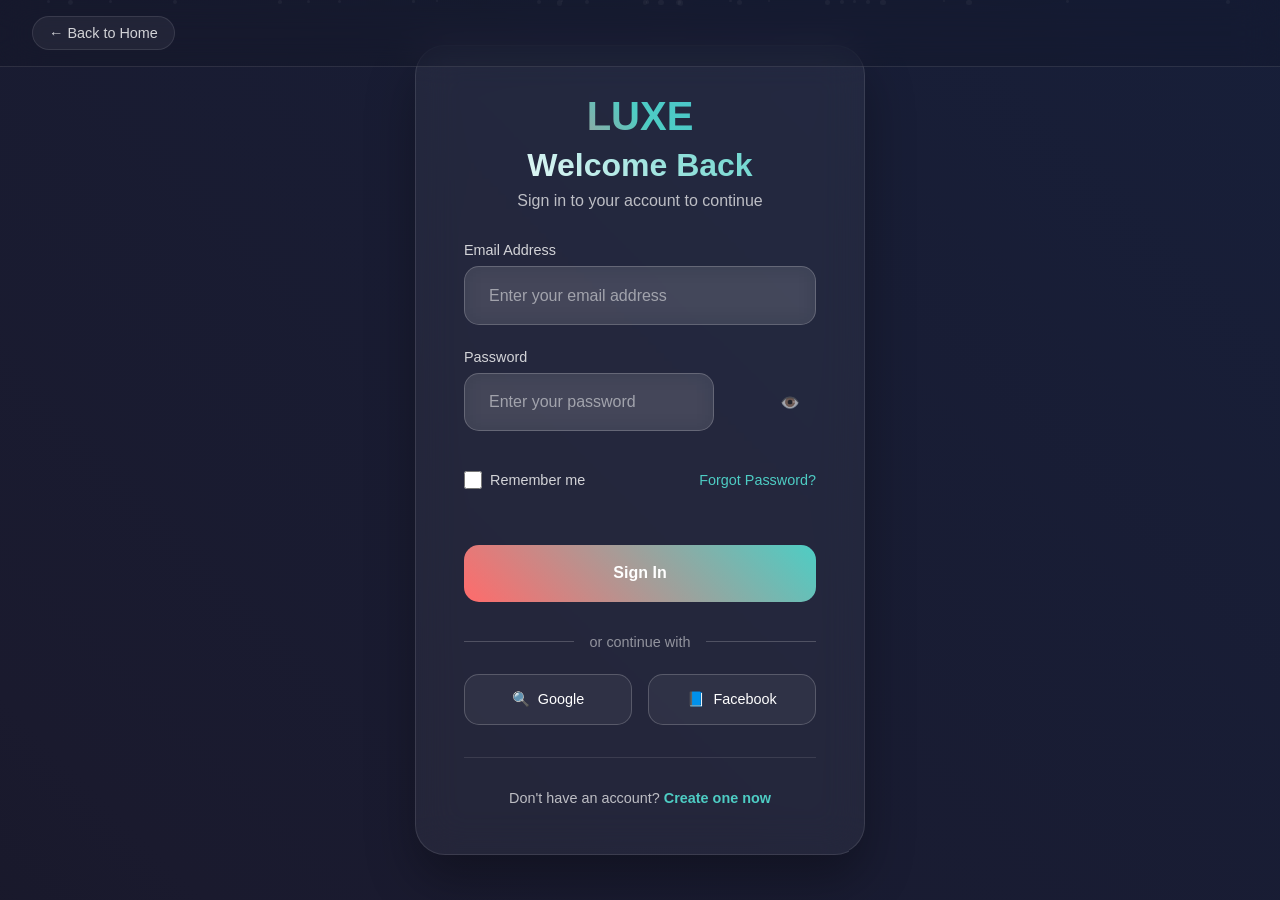
<file: luxe Ecommerce website/login.html>
<!DOCTYPE html>
<html lang="en">
<head>
    <meta charset="UTF-8">
    <meta name="viewport" content="width=device-width, initial-scale=1.0">
    <title>Luxe - Sign In</title>
    <style>
        * {
            margin: 0;
            padding: 0;
            box-sizing: border-box;
        }

        body {
            font-family: 'Inter', -apple-system, BlinkMacSystemFont, sans-serif;
            background: #0a0a0a;
            color: #ffffff;
            overflow-x: hidden;
            min-height: 100vh;
            display: flex;
            align-items: center;
            justify-content: center;
        }

        /* Animated Background */
        .bg-animation {
            position: fixed;
            top: 0;
            left: 0;
            width: 100%;
            height: 100%;
            z-index: -1;
            background: linear-gradient(45deg, #0a0a0a, #1a1a2e, #16213e, #0f0f23);
            background-size: 400% 400%;
            animation: gradientShift 15s ease infinite;
        }

        @keyframes gradientShift {
            0% { background-position: 0% 50%; }
            50% { background-position: 100% 50%; }
            100% { background-position: 0% 50%; }
        }

        /* Floating particles */
        .particles {
            position: fixed;
            width: 100%;
            height: 100%;
            z-index: -1;
        }

        .particle {
            position: absolute;
            background: rgba(255, 255, 255, 0.1);
            border-radius: 50%;
            animation: float 20s infinite linear;
        }

        @keyframes float {
            0% { transform: translateY(100vh) rotate(0deg); opacity: 0; }
            10% { opacity: 1; }
            90% { opacity: 1; }
            100% { transform: translateY(-100vh) rotate(360deg); opacity: 0; }
        }

        /* Header */
        .header {
            position: fixed;
            top: 0;
            left: 0;
            width: 100%;
            padding: 1rem 2rem;
            background: rgba(0, 0, 0, 0.1);
            backdrop-filter: blur(20px);
            border-bottom: 1px solid rgba(255, 255, 255, 0.1);
            z-index: 100;
        }

        .back-button {
            color: rgba(255, 255, 255, 0.8);
            text-decoration: none;
            display: inline-flex;
            align-items: center;
            gap: 0.5rem;
            font-size: 0.9rem;
            transition: all 0.3s ease;
            padding: 0.5rem 1rem;
            border-radius: 25px;
            background: rgba(255, 255, 255, 0.05);
            border: 1px solid rgba(255, 255, 255, 0.1);
        }

        .back-button:hover {
            color: #ffffff;
            background: rgba(255, 255, 255, 0.1);
            transform: translateX(-3px);
        }

        /* Main Container */
        .login-container {
            background: rgba(255, 255, 255, 0.05);
            border-radius: 30px;
            padding: 3rem;
            backdrop-filter: blur(20px);
            border: 1px solid rgba(255, 255, 255, 0.1);
            width: 90%;
            max-width: 450px;
            position: relative;
            animation: slideUp 0.6s ease;
            box-shadow: 0 25px 50px rgba(0, 0, 0, 0.3);
        }

        @keyframes slideUp {
            from {
                opacity: 0;
                transform: translateY(50px) scale(0.9);
            }
            to {
                opacity: 1;
                transform: translateY(0) scale(1);
            }
        }

        .logo-section {
            text-align: center;
            margin-bottom: 2rem;
        }

        .logo {
            font-size: 2.5rem;
            font-weight: 700;
            background: linear-gradient(45deg, #ff6b6b, #4ecdc4, #45b7d1);
            -webkit-background-clip: text;
            -webkit-text-fill-color: transparent;
            background-clip: text;
            animation: logoGlow 3s ease-in-out infinite alternate;
            margin-bottom: 0.5rem;
        }

        @keyframes logoGlow {
            0% { filter: drop-shadow(0 0 10px rgba(255, 107, 107, 0.5)); }
            100% { filter: drop-shadow(0 0 20px rgba(78, 205, 196, 0.8)); }
        }

        .login-title {
            font-size: 2rem;
            font-weight: 700;
            margin-bottom: 0.5rem;
            background: linear-gradient(45deg, #ffffff, #4ecdc4);
            -webkit-background-clip: text;
            -webkit-text-fill-color: transparent;
            background-clip: text;
        }

        .login-subtitle {
            color: rgba(255, 255, 255, 0.7);
            font-size: 1rem;
            margin-bottom: 2rem;
        }

        .login-form {
            display: flex;
            flex-direction: column;
            gap: 1.5rem;
        }

        .form-group {
            display: flex;
            flex-direction: column;
            gap: 0.5rem;
            position: relative;
        }

        .form-label {
            color: rgba(255, 255, 255, 0.8);
            font-weight: 500;
            font-size: 0.9rem;
        }

        .form-input {
            padding: 1.2rem 1.5rem;
            border: none;
            border-radius: 15px;
            background: rgba(255, 255, 255, 0.1);
            color: #ffffff;
            backdrop-filter: blur(10px);
            border: 1px solid rgba(255, 255, 255, 0.2);
            font-size: 1rem;
            transition: all 0.3s ease;
            position: relative;
        }

        .form-input:focus {
            outline: none;
            border-color: #4ecdc4;
            box-shadow: 0 0 20px rgba(78, 205, 196, 0.3);
            background: rgba(255, 255, 255, 0.15);
            transform: translateY(-2px);
        }

        .form-input::placeholder {
            color: rgba(255, 255, 255, 0.5);
        }

        .password-toggle {
            position: absolute;
            right: 1rem;
            top: 50%;
            transform: translateY(-50%);
            background: none;
            border: none;
            color: rgba(255, 255, 255, 0.6);
            cursor: pointer;
            font-size: 1rem;
            transition: color 0.3s ease;
        }

        .password-toggle:hover {
            color: #4ecdc4;
        }

        .remember-forgot {
            display: flex;
            justify-content: space-between;
            align-items: center;
            margin: 1rem 0;
        }

        .remember-me {
            display: flex;
            align-items: center;
            gap: 0.5rem;
            color: rgba(255, 255, 255, 0.8);
            font-size: 0.9rem;
        }

        .remember-me input[type="checkbox"] {
            width: 18px;
            height: 18px;
            accent-color: #4ecdc4;
        }

        .forgot-password {
            color: #4ecdc4;
            text-decoration: none;
            font-size: 0.9rem;
            transition: all 0.3s ease;
            position: relative;
        }

        .forgot-password::after {
            content: '';
            position: absolute;
            bottom: -2px;
            left: 0;
            width: 0;
            height: 1px;
            background: #4ecdc4;
            transition: width 0.3s ease;
        }

        .forgot-password:hover::after {
            width: 100%;
        }

        .login-btn {
            padding: 1.2rem 2rem;
            background: linear-gradient(45deg, #ff6b6b, #4ecdc4);
            color: white;
            border: none;
            border-radius: 15px;
            cursor: pointer;
            font-weight: 600;
            font-size: 1rem;
            transition: all 0.3s ease;
            position: relative;
            overflow: hidden;
            margin-top: 1rem;
        }

        .login-btn::before {
            content: '';
            position: absolute;
            top: 0;
            left: -100%;
            width: 100%;
            height: 100%;
            background: rgba(255, 255, 255, 0.2);
            transition: left 0.5s ease;
        }

        .login-btn:hover::before {
            left: 100%;
        }

        .login-btn:hover {
            transform: translateY(-3px);
            box-shadow: 0 15px 35px rgba(255, 107, 107, 0.4);
        }

        .login-btn:disabled {
            opacity: 0.7;
            cursor: not-allowed;
            transform: none;
        }

        .social-login {
            margin-top: 2rem;
        }

        .social-divider {
            display: flex;
            align-items: center;
            gap: 1rem;
            margin: 1.5rem 0;
        }

        .social-divider::before,
        .social-divider::after {
            content: '';
            flex: 1;
            height: 1px;
            background: rgba(255, 255, 255, 0.2);
        }

        .social-divider span {
            color: rgba(255, 255, 255, 0.5);
            font-size: 0.9rem;
        }

        .social-buttons {
            display: flex;
            gap: 1rem;
        }

        .social-btn {
            flex: 1;
            padding: 1rem;
            border: 1px solid rgba(255, 255, 255, 0.2);
            border-radius: 15px;
            background: rgba(255, 255, 255, 0.05);
            color: #ffffff;
            cursor: pointer;
            font-size: 0.9rem;
            transition: all 0.3s ease;
            display: flex;
            align-items: center;
            justify-content: center;
            gap: 0.5rem;
        }

        .social-btn:hover {
            background: rgba(255, 255, 255, 0.1);
            border-color: rgba(255, 255, 255, 0.3);
            transform: translateY(-2px);
        }

        .signup-link {
            text-align: center;
            margin-top: 2rem;
            padding-top: 2rem;
            border-top: 1px solid rgba(255, 255, 255, 0.1);
            color: rgba(255, 255, 255, 0.7);
            font-size: 0.9rem;
        }

        .signup-link a {
            color: #4ecdc4;
            text-decoration: none;
            font-weight: 600;
            transition: color 0.3s ease;
        }

        .signup-link a:hover {
            color: #ffffff;
        }

        /* Loading animation */
        .loading {
            display: none;
            width: 20px;
            height: 20px;
            border: 2px solid rgba(255, 255, 255, 0.3);
            border-top: 2px solid #ffffff;
            border-radius: 50%;
            animation: spin 1s linear infinite;
            margin-left: 0.5rem;
        }

        @keyframes spin {
            0% { transform: rotate(0deg); }
            100% { transform: rotate(360deg); }
        }

        /* Notification styles */
        .notification {
            position: fixed;
            top: 20px;
            right: 20px;
            padding: 1rem 1.5rem;
            border-radius: 10px;
            color: white;
            font-weight: 500;
            z-index: 1000;
            animation: slideInRight 0.3s ease;
            backdrop-filter: blur(10px);
            border: 1px solid rgba(255, 255, 255, 0.2);
        }

        .notification.success {
            background: linear-gradient(45deg, #4ecdc4, #45b7d1);
        }

        .notification.error {
            background: linear-gradient(45deg, #ff6b6b, #ff8a80);
        }

        @keyframes slideInRight {
            from {
                opacity: 0;
                transform: translateX(100px);
            }
            to {
                opacity: 1;
                transform: translateX(0);
            }
        }

        /* Responsive Design */
        @media (max-width: 768px) {
            .login-container {
                padding: 2rem;
                margin: 1rem;
                border-radius: 20px;
            }

            .social-buttons {
                flex-direction: column;
            }

            .header {
                padding: 1rem;
            }

            .logo {
                font-size: 2rem;
            }

            .login-title {
                font-size: 1.5rem;
            }
        }

        /* Form validation styles */
        .form-input.error {
            border-color: #ff6b6b;
            box-shadow: 0 0 20px rgba(255, 107, 107, 0.3);
        }

        .error-message {
            color: #ff6b6b;
            font-size: 0.8rem;
            margin-top: 0.5rem;
            display: none;
        }

        .error-message.show {
            display: block;
        }
    </style>
</head>
<body>
    <div class="bg-animation"></div>
    <div class="particles" id="particles"></div>

    <div class="header">
        <a href="index.html" class="back-button">
            ← Back to Home
        </a>
    </div>

    <div class="login-container">
        <div class="logo-section">
            <div class="logo">LUXE</div>
            <h1 class="login-title">Welcome Back</h1>
            <p class="login-subtitle">Sign in to your account to continue</p>
        </div>

        <form class="login-form" id="loginForm">
            <div class="form-group">
                <label class="form-label" for="email">Email Address</label>
                <input type="email" id="email" class="form-input" placeholder="Enter your email address" required>
                <div class="error-message" id="emailError">Please enter a valid email address</div>
            </div>

            <div class="form-group">
                <label class="form-label" for="password">Password</label>
                <div style="position: relative;">
                    <input type="password" id="password" class="form-input" placeholder="Enter your password" required>
                    <button type="button" class="password-toggle" id="passwordToggle">👁️</button>
                </div>
                <div class="error-message" id="passwordError">Password must be at least 6 characters</div>
            </div>

            <div class="remember-forgot">
                <label class="remember-me">
                    <input type="checkbox" id="rememberMe">
                    Remember me
                </label>
                <a href="#" class="forgot-password">Forgot Password?</a>
            </div>

            <button type="submit" class="login-btn" id="loginBtn">
                Sign In
                <div class="loading" id="loadingSpinner"></div>
            </button>
        </form>

        <div class="social-login">
            <div class="social-divider">
                <span>or continue with</span>
            </div>
            <div class="social-buttons">
                <button class="social-btn" id="googleLogin">
                    <span>🔍</span> Google
                </button>
                <button class="social-btn" id="facebookLogin">
                    <span>📘</span> Facebook
                </button>
            </div>
        </div>

        <div class="signup-link">
            Don't have an account? <a href="#" id="signupLink">Create one now</a>
        </div>
    </div>

    <script>
        // Create floating particles
        function createParticles() {
            const particlesContainer = document.getElementById('particles');
            const particleCount = 30;
            
            for (let i = 0; i < particleCount; i++) {
                const particle = document.createElement('div');
                particle.className = 'particle';
                particle.style.left = Math.random() * 100 + '%';
                particle.style.width = Math.random() * 4 + 2 + 'px';
                particle.style.height = particle.style.width;
                particle.style.animationDelay = Math.random() * 20 + 's';
                particle.style.animationDuration = (Math.random() * 10 + 10) + 's';
                particlesContainer.appendChild(particle);
            }
        }

        // Password toggle functionality
        function handlePasswordToggle() {
            const passwordInput = document.getElementById('password');
            const toggleBtn = document.getElementById('passwordToggle');

            toggleBtn.addEventListener('click', function() {
                if (passwordInput.type === 'password') {
                    passwordInput.type = 'text';
                    toggleBtn.textContent = '🙈';
                } else {
                    passwordInput.type = 'password';
                    toggleBtn.textContent = '👁️';
                }
            });
        }

        // Form validation
        function validateForm() {
            const email = document.getElementById('email');
            const password = document.getElementById('password');
            const emailError = document.getElementById('emailError');
            const passwordError = document.getElementById('passwordError');
            let isValid = true;

            // Reset previous errors
            email.classList.remove('error');
            password.classList.remove('error');
            emailError.classList.remove('show');
            passwordError.classList.remove('show');

            // Email validation
            const emailRegex = /^[^\s@]+@[^\s@]+\.[^\s@]+$/;
            if (!emailRegex.test(email.value)) {
                email.classList.add('error');
                emailError.classList.add('show');
                isValid = false;
            }

            // Password validation
            if (password.value.length < 6) {
                password.classList.add('error');
                passwordError.classList.add('show');
                isValid = false;
            }

            return isValid;
        }

        // Show notification
        function showNotification(message, type = 'success') {
            const notification = document.createElement('div');
            notification.className = `notification ${type}`;
            notification.textContent = message;
            document.body.appendChild(notification);

            setTimeout(() => {
                notification.style.animation = 'slideInRight 0.3s ease reverse';
                setTimeout(() => {
                    if (document.body.contains(notification)) {
                        document.body.removeChild(notification);
                    }
                }, 300);
            }, 3000);
        }

        // Handle form submission
        function handleFormSubmission() {
            const form = document.getElementById('loginForm');
            const loginBtn = document.getElementById('loginBtn');
            const loadingSpinner = document.getElementById('loadingSpinner');

            form.addEventListener('submit', function(e) {
                e.preventDefault();

                if (!validateForm()) {
                    return;
                }

                // Show loading state
                loginBtn.disabled = true;
                loadingSpinner.style.display = 'inline-block';
                loginBtn.textContent = 'Signing in...';

                // Simulate login process
                setTimeout(() => {
                    const email = document.getElementById('email').value;
                    const rememberMe = document.getElementById('rememberMe').checked;

                    // Store login state
                    if (rememberMe) {
                        localStorage.setItem('luxeLoggedIn', 'true');
                        localStorage.setItem('luxeUserEmail', email);
                    } else {
                        sessionStorage.setItem('luxeLoggedIn', 'true');
                        sessionStorage.setItem('luxeUserEmail', email);
                    }

                    showNotification('Welcome back! Redirecting to dashboard...', 'success');

                    // Redirect to main page after successful login
                    setTimeout(() => {
                        window.location.href = 'index.html';
                    }, 1500);

                }, 2000);
            });
        }

        // Handle social login
        function handleSocialLogin() {
            const googleBtn = document.getElementById('googleLogin');
            const facebookBtn = document.getElementById('facebookLogin');

            googleBtn.addEventListener('click', function() {
                showNotification('Google OAuth integration would be implemented here', 'success');
            });

            facebookBtn.addEventListener('click', function() {
                showNotification('Facebook OAuth integration would be implemented here', 'success');
            });
        }

        // Handle signup link
        function handleSignupLink() {
            const signupLink = document.getElementById('signupLink');
            
            signupLink.addEventListener('click', function(e) {
                e.preventDefault();
                showNotification('Redirecting to signup page...', 'success');
                
                // In a real app, this would redirect to signup page
                setTimeout(() => {
                    // window.location.href = 'signup.html';
                    console.log('Would redirect to signup page');
                }, 1000);
            });
        }

        // Handle forgot password
        function handleForgotPassword() {
            const forgotLink = document.querySelector('.forgot-password');
            
            forgotLink.addEventListener('click', function(e) {
                e.preventDefault();
                showNotification('Password reset email sent to your registered email', 'success');
            });
        }

        // Input focus effects
        function handleInputEffects() {
            const inputs = document.querySelectorAll('.form-input');
            
            inputs.forEach(input => {
                input.addEventListener('focus', function() {
                    this.parentElement.style.transform = 'translateY(-2px)';
                });
                
                input.addEventListener('blur', function() {
                    this.parentElement.style.transform = 'translateY(0)';
                });
            });
        }

        // Initialize all functionality
        document.addEventListener('DOMContentLoaded', function() {
            createParticles();
            handlePasswordToggle();
            handleFormSubmission();
            handleSocialLogin();
            handleSignupLink();
            handleForgotPassword();
            handleInputEffects();
        });

        // Add some entrance animation delays
        setTimeout(() => {
            document.querySelector('.login-container').style.animation = 'slideUp 0.6s ease';
        }, 100);
    </script>
</body>
</html>
</file>
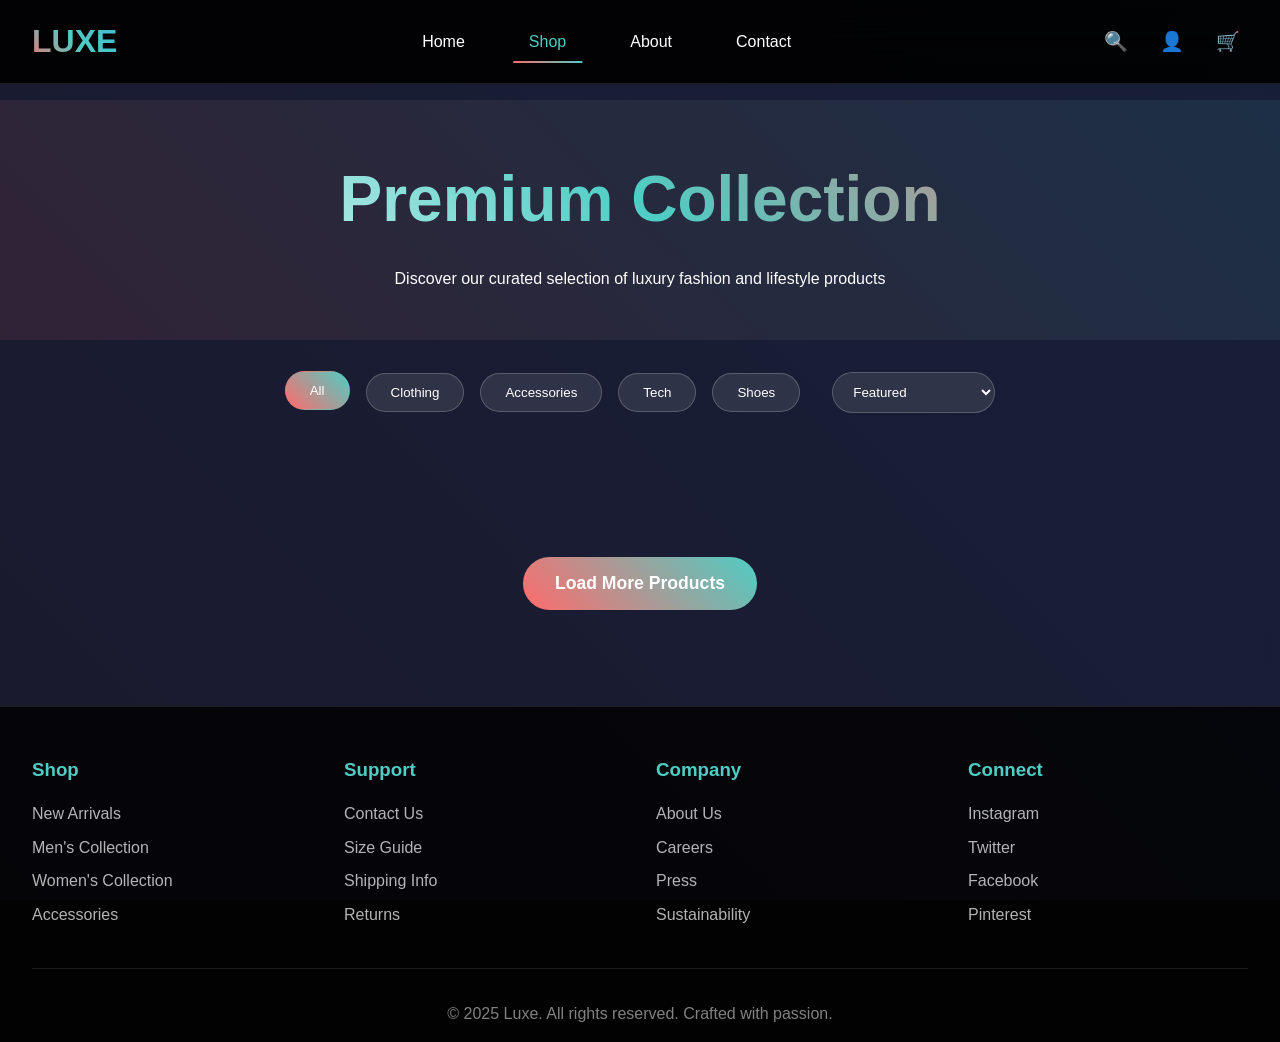
<file: luxe Ecommerce website/shop.html>
<!DOCTYPE html>
<html lang="en">
<head>
    <meta charset="UTF-8">
    <meta name="viewport" content="width=device-width, initial-scale=1.0">
    <title>Shop - Luxe Premium Fashion</title>
    <style>
        * {
            margin: 0;
            padding: 0;
            box-sizing: border-box;
        }

        body {
            font-family: 'Inter', -apple-system, BlinkMacSystemFont, sans-serif;
            background: #0a0a0a;
            color: #ffffff;
            overflow-x: hidden;
            line-height: 1.6;
        }

        /* Animated Background */
        .bg-animation {
            position: fixed;
            top: 0;
            left: 0;
            width: 100%;
            height: 100%;
            z-index: -1;
            background: linear-gradient(45deg, #0a0a0a, #1a1a2e, #16213e, #0f0f23);
            background-size: 400% 400%;
            animation: gradientShift 15s ease infinite;
        }

        @keyframes gradientShift {
            0% { background-position: 0% 50%; }
            50% { background-position: 100% 50%; }
            100% { background-position: 0% 50%; }
        }

        /* Header */
        header {
            position: fixed;
            top: 0;
            width: 100%;
            z-index: 1000;
            background: rgba(0, 0, 0, 0.9);
            backdrop-filter: blur(20px);
            border-bottom: 1px solid rgba(255, 255, 255, 0.1);
            transition: all 0.3s ease;
        }

        nav {
            display: flex;
            justify-content: space-between;
            align-items: center;
            padding: 1rem 2rem;
            max-width: 1400px;
            margin: 0 auto;
        }

        .logo {
            font-size: 2rem;
            font-weight: 700;
            background: linear-gradient(45deg, #ff6b6b, #4ecdc4, #45b7d1);
            -webkit-background-clip: text;
            -webkit-text-fill-color: transparent;
            background-clip: text;
            animation: logoGlow 3s ease-in-out infinite alternate;
        }

        @keyframes logoGlow {
            0% { filter: drop-shadow(0 0 10px rgba(255, 107, 107, 0.5)); }
            100% { filter: drop-shadow(0 0 20px rgba(78, 205, 196, 0.8)); }
        }

        .nav-links {
            display: flex;
            list-style: none;
            gap: 2rem;
        }

        .nav-links a {
            color: #ffffff;
            text-decoration: none;
            position: relative;
            transition: all 0.3s ease;
            padding: 0.5rem 1rem;
        }

        .nav-links a.active{
             color: #4ecdc4;
        }
       .nav-links a::before {
            content: '';
            position: absolute; 
            bottom: -5px;
            left: 50%;
            width: 0;
            height: 2px;
            background: linear-gradient(45deg, #ff6b6b, #4ecdc4);
            transition: all 0.3s ease;
            transform: translateX(-50%);
        }

        .nav-links a.active::before {
            width: 100%;
        }

        .nav-links a:hover::before {
            width: 100%;
        }

        .nav-icons {
            display: flex;
            gap: 1rem;
        }

        .icon-btn {
            background: none;
            border: none;
            color: #ffffff;
            font-size: 1.2rem;
            cursor: pointer;
            padding: 0.5rem;
            border-radius: 50%;
            transition: all 0.3s ease;
            position: relative;
        }

        .icon-btn:hover {
            background: rgba(255, 255, 255, 0.1);
            transform: scale(1.1);
        }

        /* Main Content */
        main {
            padding-top: 100px;
        }

        /* Shop Header */
        .shop-header {
            text-align: center;
            padding: 3rem 2rem;
            background: linear-gradient(45deg, rgba(255, 107, 107, 0.1), rgba(78, 205, 196, 0.1));
        }

        .shop-header h1 {
            font-size: clamp(2.5rem, 6vw, 4rem);
            font-weight: 700;
            margin-bottom: 1rem;
            background: linear-gradient(45deg, #ffffff, #4ecdc4, #ff6b6b);
            -webkit-background-clip: text;
            -webkit-text-fill-color: transparent;
            background-clip: text;
        }

        /* Filters */
        .filters {
            padding: 2rem;
            max-width: 1400px;
            margin: 0 auto;
            display: flex;
            gap: 2rem;
            flex-wrap: wrap;
            justify-content: center;
            align-items: center;
        }

        .filter-group {
            display: flex;
            gap: 1rem;
            align-items: center;
        }

        .filter-btn {
            padding: 0.7rem 1.5rem;
            background: rgba(255, 255, 255, 0.1);
            border: 1px solid rgba(255, 255, 255, 0.2);
            color: #ffffff;
            border-radius: 25px;
            cursor: pointer;
            transition: all 0.3s ease;
        }

        .filter-btn:hover,
        .filter-btn.active {
            background: linear-gradient(45deg, #ff6b6b, #4ecdc4);
            border-color: transparent;
            transform: translateY(-2px);
        }

        .sort-select {
            padding: 0.7rem 1rem;
            background: rgba(255, 255, 255, 0.1);
            border: 1px solid rgba(255, 255, 255, 0.2);
            color: #ffffff;
            border-radius: 25px;
            cursor: pointer;
            
         
        }
        .sort-select:hover{
            background: linear-gradient(45deg, #ff6b6b, #4ecdc4);
            transition: all 0.3s ease;
            transform: translateY(-2px);
        }

        /* Products Grid */
        .products-section {
            padding: 2rem;
            max-width: 1400px;
            margin: 0 auto;
        }

        .products-grid {
            display: grid;
            grid-template-columns: repeat(auto-fit, minmax(280px, 1fr));
            gap: 2rem;
        }

        .product-card {
            background: rgba(255, 255, 255, 0.05);
            border-radius: 20px;
            padding: 1.5rem;
            backdrop-filter: blur(10px);
            border: 1px solid rgba(255, 255, 255, 0.1);
            transition: all 0.3s ease;
            cursor: pointer;
            position: relative;
            overflow: hidden;
        }

        .product-card::before {
            content: '';
            position: absolute;
            top: 0;
            left: 0;
            right: 0;
            bottom: 0;
            background: linear-gradient(45deg, rgba(255, 107, 107, 0.1), rgba(78, 205, 196, 0.1));
            opacity: 0;
            transition: opacity 0.3s ease;
        }

        .product-card:hover::before {
            opacity: 1;
        }

        .product-card:hover {
            transform: translateY(-10px);
            box-shadow: 0 20px 40px rgba(0, 0, 0, 0.3);
        }

        .product-image {
            width: 100%;
            height: 200px;
            background: linear-gradient(45deg, #ff6b6b, #4ecdc4, #45b7d1);
            border-radius: 15px;
            margin-bottom: 1rem;
            display: flex;
            align-items: center;
            justify-content: center;
            font-size: 3rem;
            position: relative;
            overflow: hidden;
        }

        .product-image::after {
            content: '';
            position: absolute;
            top: 50%;
            left: 50%;
            width: 0;
            height: 0;
            background: rgba(255, 255, 255, 0.3);
            border-radius: 50%;
            transition: all 0.5s ease;
            transform: translate(-50%, -50%);
        }

        .product-card:hover .product-image::after {
            width: 300px;
            height: 300px;
        }

        .product-info {
            position: relative;
            z-index: 10;
        }

        .product-info h3 {
            font-size: 1.3rem;
            margin-bottom: 0.5rem;
            color: #ffffff;
        }

        .product-info p {
            color: rgba(255, 255, 255, 0.7);
            margin-bottom: 1rem;
            font-size: 0.9rem;
        }

        .product-price {
            font-size: 1.4rem;
            font-weight: 700;
            color: #4ecdc4;
            margin-bottom: 1rem;
        }

        .add-to-cart {
            width: 100%;
            padding: 0.8rem;
            background: linear-gradient(45deg, #ff6b6b, #4ecdc4);
            color: white;
            border: none;
            border-radius: 25px;
            cursor: pointer;
            font-weight: 600;
            transition: all 0.3s ease;
            position: relative;
            overflow: hidden;
        }

        .add-to-cart::before {
            content: '';
            position: absolute;
            top: 0;
            left: -100%;
            width: 100%;
            height: 100%;
            background: rgba(255, 255, 255, 0.2);
            transition: left 0.5s ease;
        }

        .add-to-cart:hover::before {
            left: 100%;
        }

        .add-to-cart:hover {
            transform: translateY(-2px);
            box-shadow: 0 10px 25px rgba(255, 107, 107, 0.4);
        }

        /* Load More */
        .load-more {
            text-align: center;
            padding: 3rem 2rem;
        }

        .load-more-btn {
            padding: 1rem 2rem;
            background: linear-gradient(45deg, #ff6b6b, #4ecdc4);
            color: white;
            border: none;
            border-radius: 50px;
            cursor: pointer;
            font-weight: 600;
            font-size: 1.1rem;
            transition: all 0.3s ease;
        }

        .load-more-btn:hover {
            transform: translateY(-3px);
            box-shadow: 0 15px 35px rgba(255, 107, 107, 0.4);
        }

        /* Footer */
        footer {
            background: rgba(0, 0, 0, 0.8);
            padding: 3rem 2rem 1rem;
            border-top: 1px solid rgba(255, 255, 255, 0.1);
            margin-top: 3rem;
        }

        .footer-content {
            max-width: 1400px;
            margin: 0 auto;
            display: grid;
            grid-template-columns: repeat(auto-fit, minmax(250px, 1fr));
            gap: 2rem;
        }

        .footer-section h3 {
            color: #4ecdc4;
            margin-bottom: 1rem;
        }

        .footer-section a {
            color: rgba(255, 255, 255, 0.7);
            text-decoration: none;
            display: block;
            margin-bottom: 0.5rem;
            transition: color 0.3s ease;
        }

        .footer-section a:hover {
            color: #4ecdc4;
        }

        .footer-bottom {
            text-align: center;
            margin-top: 2rem;
            padding-top: 2rem;
            border-top: 1px solid rgba(255, 255, 255, 0.1);
            color: rgba(255, 255, 255, 0.5);
        }

        /* Responsive Design */
        @media (max-width: 768px) {
            .nav-links {
                display: none;
            }
            
            .filters {
                flex-direction: column;
                gap: 1rem;
            }
            
            .filter-group {
                flex-wrap: wrap;
                justify-content: center;
            }
        }
    </style>
</head>
<body>
    <div class="bg-animation"></div>

    <header>
        <nav>
            <div class="logo">LUXE</div>
            <ul class="nav-links">
                <li><a href="index.html">Home</a></li>
                <li><a href="#" class="active">Shop</a></li>
                <li><a href="about.html">About</a></li>
                <li><a href="contact.html">Contact</a></li>
            </ul>
            <div class="nav-icons">
                <button class="icon-btn">🔍</button>
                <button class="icon-btn">👤</button>
                <button class="icon-btn" id="cart-btn">🛒</button>
            </div>
        </nav>
    </header>

    <main>
        <section class="shop-header">
            <h1>Premium Collection</h1>
            <p>Discover our curated selection of luxury fashion and lifestyle products</p>
        </section>

        <section class="filters">
            <div class="filter-group">
                <button class="filter-btn active" data-category="all">All</button>
                <button class="filter-btn" data-category="clothing">Clothing</button>
                <button class="filter-btn" data-category="accessories">Accessories</button>
                <button class="filter-btn" data-category="tech">Tech</button>
                <button class="filter-btn" data-category="shoes">Shoes</button>
            </div>
            <div class="filter-group">
                <select class="sort-select" id="sort-select">
                    <option value="featured">Featured</option>
                    <option value="price-low">Price: Low to High</option>
                    <option value="price-high">Price: High to Low</option>
                    <option value="newest">Newest</option>
                </select>
            </div>
        </section>

        <section class="products-section">
            <div class="products-grid" id="products-grid">
                <!-- Products will be generated by JavaScript -->
            </div>
        </section>

        <section class="load-more">
            <button class="load-more-btn" id="load-more-btn">Load More Products</button>
        </section>
    </main>

    <footer>
        <div class="footer-content">
            <div class="footer-section">
                <h3>Shop</h3>
                <a href="#">New Arrivals</a>
                <a href="#">Men's Collection</a>
                <a href="#">Women's Collection</a>
                <a href="#">Accessories</a>
            </div>
            <div class="footer-section">
                <h3>Support</h3>
                <a href="#">Contact Us</a>
                <a href="#">Size Guide</a>
                <a href="#">Shipping Info</a>
                <a href="#">Returns</a>
            </div>
            <div class="footer-section">
                <h3>Company</h3>
                <a href="#">About Us</a>
                <a href="#">Careers</a>
                <a href="#">Press</a>
                <a href="#">Sustainability</a>
            </div>
            <div class="footer-section">
                <h3>Connect</h3>
                <a href="#">Instagram</a>
                <a href="#">Twitter</a>
                <a href="#">Facebook</a>
                <a href="#">Pinterest</a>
            </div>
        </div>
        <div class="footer-bottom">
            <p>&copy; 2025 Luxe. All rights reserved. Crafted with passion.</p>
        </div>
    </footer>

    <script>
        // Product data
        const products = [
            { id: 1, name: "Premium Cotton Shirt", price: 89, category: "clothing", icon: "👕", description: "Luxurious comfort meets timeless style" },
            { id: 2, name: "Designer Handbag", price: 299, category: "accessories", icon: "👜", description: "Crafted leather with modern aesthetics" },
            { id: 3, name: "Smart Watch Pro", price: 399, category: "tech", icon: "⌚", description: "Technology meets sophisticated design" },
            { id: 4, name: "Athletic Sneakers", price: 159, category: "shoes", icon: "👟", description: "Performance and style in perfect harmony" },
            { id: 5, name: "Silk Scarf", price: 79, category: "accessories", icon: "🧣", description: "Elegant addition to any outfit" },
            { id: 6, name: "Wool Coat", price: 449, category: "clothing", icon: "🧥", description: "Warmth and sophistication combined" },
            { id: 7, name: "Wireless Earbuds", price: 199, category: "tech", icon: "🎧", description: "Crystal clear audio experience" },
            { id: 8, name: "Leather Boots", price: 289, category: "shoes", icon: "🥾", description: "Durable style for every adventure" },
            { id: 9, name: "Cashmere Sweater", price: 189, category: "clothing", icon: "🧽", description: "Ultimate luxury and comfort" },
            { id: 10, name: "Sunglasses", price: 149, category: "accessories", icon: "🕶️", description: "UV protection with style" },
            { id: 11, name: "Tablet Pro", price: 599, category: "tech", icon: "📱", description: "Portable productivity powerhouse" },
            { id: 12, name: "Running Shoes", price: 139, category: "shoes", icon: "👟", description: "Engineered for peak performance" }
        ];

        let currentProducts = products.slice(0, 8);
        let cartItems = [];
        let currentFilter = 'all';
        let currentSort = 'featured';

        // Render products
        function renderProducts(productsToRender) {
            const grid = document.getElementById('products-grid');
            grid.innerHTML = '';

            productsToRender.forEach(product => {
                const productCard = document.createElement('div');
                productCard.className = 'product-card';
                productCard.innerHTML = `
                    <div class="product-image">${product.icon}</div>
                    <div class="product-info">
                        <h3>${product.name}</h3>
                        <p>${product.description}</p>
                        <div class="product-price">$${product.price}</div>
                        <button class="add-to-cart" onclick="addToCart(${product.id})">Add to Cart</button>
                    </div>
                `;
                grid.appendChild(productCard);
            });
        }

        // Filter products
        function filterProducts(category) {
            currentFilter = category;
            let filtered = category === 'all' ? products : products.filter(p => p.category === category);
            filtered = sortProducts(filtered, currentSort);
            currentProducts = filtered.slice(0, 8);
            renderProducts(currentProducts);
            
            // Update load more button visibility
            const loadMoreBtn = document.getElementById('load-more-btn');
            loadMoreBtn.style.display = filtered.length > 8 ? 'block' : 'none';
        }

        // Sort products
        function sortProducts(productsArray, sortType) {
            switch (sortType) {
                case 'price-low':
                    return [...productsArray].sort((a, b) => a.price - b.price);
                case 'price-high':
                    return [...productsArray].sort((a, b) => b.price - a.price);
                case 'newest':
                    return [...productsArray].reverse();
                default:
                    return productsArray;
            }
        }

        // Add to cart
       function addToCart(productId) {
    const product = products.find(p => p.id === productId);
    let cart = JSON.parse(localStorage.getItem('luxeCart')) || [];

    cart.push({
        name: product.name,
        price: `$${product.price}`
    });

    localStorage.setItem('luxeCart', JSON.stringify(cart));
    updateCartIcon();

    // Visual feedback
    const productCard = event.target.closest('.product-card');
    productCard.style.transform = 'scale(0.95)';
    setTimeout(() => {
        productCard.style.transform = 'scale(1)';
    }, 150);
}

            
           

        // Update cart icon
       function updateCartIcon() {
    const cartBtn = document.getElementById('cart-btn');
    const cart = JSON.parse(localStorage.getItem('luxeCart')) || [];
    if (cart.length > 0) {
        cartBtn.innerHTML = `🛒 <span style="position: absolute; top: -5px; right: -5px; background: #ff6b6b; color: white; border-radius: 50%; width: 20px; height: 20px; font-size: 12px; display: flex; align-items: center; justify-content: center;">${cart.length}</span>`;
    } else {
        cartBtn.textContent = "🛒";
    }
}


        // Event listeners
       document.addEventListener('DOMContentLoaded', function () {
  const iconButtons = document.querySelectorAll('.icon-btn');
  if (iconButtons.length >= 3) {
    iconButtons[2].addEventListener('click', function () {
      window.location.href = 'cart.html';
    });
  }
});


            // Filter buttons
            const filterBtns = document.querySelectorAll('.filter-btn');
            filterBtns.forEach(btn => {
                btn.addEventListener('click', function() {
                    filterBtns.forEach(b => b.classList.remove('active'));
                    this.classList.add('active');
                    filterProducts(this.dataset.category);
                });
            });

            // Sort select
            const sortSelect = document.getElementById('sort-select');
            sortSelect.addEventListener('change', function() {
                currentSort = this.value;
                filterProducts(currentFilter);
            });

            // Load more button
            const loadMoreBtn = document.getElementById('load-more-btn');
            loadMoreBtn.addEventListener('click', function() {
                let filtered = currentFilter === 'all' ? products : products.filter(p => p.category === currentFilter);
                filtered = sortProducts(filtered, currentSort);
                
                const nextProducts = filtered.slice(currentProducts.length, currentProducts.length + 4);
                currentProducts = [...currentProducts, ...nextProducts];
                renderProducts(currentProducts);
                
                if (currentProducts.length >= filtered.length) {
                    loadMoreBtn.style.display = 'none';
                }
            });
        
        updateCartIcon();

    </script>
</body>
</html>
</file>
<file: luxe Ecommerce website/style.css>
* {
            margin: 0;
            padding: 0;
            box-sizing: border-box;
        }

        body {
            font-family: 'Inter', -apple-system, BlinkMacSystemFont, sans-serif;
            background: #0a0a0a;
            color: #ffffff;
            overflow-x: hidden;
            line-height: 1.6;
        }

        /* Animated Background */
        .bg-animation {
            position: fixed;
            top: 0;
            left: 0;
            width: 100%;
            height: 100%;
            z-index: -1;
            background: linear-gradient(45deg, #0a0a0a, #1a1a2e, #16213e, #0f0f23);
            background-size: 400% 400%;
            animation: gradientShift 15s ease infinite;
        }

        @keyframes gradientShift {
            0% { background-position: 0% 50%; }
            50% { background-position: 100% 50%; }
            100% { background-position: 0% 50%; }
        }

        /* Header */
        header {
            position: fixed;
            top: 0;
            width: 100%;
            z-index: 1000;
            background: rgba(0, 0, 0, 0.9);
            backdrop-filter: blur(20px);
            border-bottom: 1px solid rgba(255, 255, 255, 0.1);
            transition: all 0.3s ease;
        }

        nav {
            display: flex;
            justify-content: space-between;
            align-items: center;
            padding: 1rem 2rem;
            max-width: 1400px;
            margin: 0 auto;
        }

        .logo {
            font-size: 2rem;
            font-weight: 700;
            background: linear-gradient(45deg, #ff6b6b, #4ecdc4, #45b7d1);
            -webkit-background-clip: text;
            -webkit-text-fill-color: transparent;
            background-clip: text;
            animation: logoGlow 3s ease-in-out infinite alternate;
        }

        @keyframes logoGlow {
            0% { filter: drop-shadow(0 0 10px rgba(255, 107, 107, 0.5)); }
            100% { filter: drop-shadow(0 0 20px rgba(78, 205, 196, 0.8)); }
        }

        .nav-links {
            display: flex;
            list-style: none;
            gap: 2rem;
        }

        .nav-links a {
            color: #ffffff;
            text-decoration: none;
            position: relative;
            transition: all 0.3s ease;
            padding: 0.5rem 1rem;
        }

        .nav-links a.active{
             color: #4ecdc4;
        }
       .nav-links a::before {
            content: '';
            position: absolute; 
            bottom: -5px;
            left: 50%;
            width: 0;
            height: 2px;
            background: linear-gradient(45deg, #ff6b6b, #4ecdc4);
            transition: all 0.3s ease;
            transform: translateX(-50%);
        }


        .nav-links a.active::before {
            width: 100%;
        }

        .nav-links a:hover::before {
            width: 100%;
        }

        .nav-icons {
            display: flex;
            gap: 1rem;
        }

        .icon-btn {
            background: none;
            border: none;
            color: #ffffff;
            font-size: 1.2rem;
            cursor: pointer;
            padding: 0.5rem;
            border-radius: 50%;
            transition: all 0.3s ease;
        }

        .icon-btn:hover {
            background: rgba(255, 255, 255, 0.1);
            transform: scale(1.1);
        }

        /* Main Content */
        main {
            padding-top: 100px;
        }

        /* Hero Section */
        .about-hero {
            min-height: 60vh;
            display: flex;
            align-items: center;
            justify-content: center;
            text-align: center;
            background: linear-gradient(45deg, rgba(255, 107, 107, 0.1), rgba(78, 205, 196, 0.1));
            position: relative;
            overflow: hidden;
        }

        .about-hero::before {
            content: '';
            position: absolute;
            top: 0;
            left: 0;
            right: 0;
            bottom: 0;
            background: url('data:image/svg+xml,<svg xmlns="http://www.w3.org/2000/svg" viewBox="0 0 100 100"><defs><pattern id="grain" width="100" height="100" patternUnits="userSpaceOnUse"><circle cx="50" cy="50" r="1" fill="rgba(255,255,255,0.1)"/></pattern></defs><rect width="100" height="100" fill="url(%23grain)"/></svg>');
            opacity: 0.3;
        }

        .hero-content {
            z-index: 10;
            max-width: 800px;
            padding: 0 2rem;
        }

        .hero-content h1 {
            font-size: clamp(2.5rem, 6vw, 4rem);
            font-weight: 700;
            margin-bottom: 1rem;
            background: linear-gradient(45deg, #ffffff, #4ecdc4, #ff6b6b);
            -webkit-background-clip: text;
            -webkit-text-fill-color: transparent;
            background-clip: text;
        }

        .hero-content p {
            font-size: 1.2rem;
            opacity: 0.8;
            max-width: 600px;
            margin: 0 auto;
        }

        /* Content Sections */
        .content-section {
            padding: 5rem 2rem;
            max-width: 1200px;
            margin: 0 auto;
        }

        .section-title {
            font-size: 2.5rem;
            font-weight: 700;
            text-align: center;
            margin-bottom: 3rem;
            background: linear-gradient(45deg, #ffffff, #4ecdc4);
            -webkit-background-clip: text;
            -webkit-text-fill-color: transparent;
            background-clip: text;
        }

        .story-content {
            display: grid;
            grid-template-columns: 1fr 1fr;
            gap: 4rem;
            align-items: center;
            margin-bottom: 4rem;
        }

        .story-text {
            font-size: 1.1rem;
            line-height: 1.8;
            opacity: 0.9;
        }

        .story-image {
            height: 300px;
            background: linear-gradient(45deg, #ff6b6b, #4ecdc4, #45b7d1);
            border-radius: 20px;
            display: flex;
            align-items: center;
            justify-content: center;
            font-size: 4rem;
            position: relative;
            overflow: hidden;
        }

        .story-image::after {
            content: '';
            position: absolute;
            top: 0;
            left: 0;
            right: 0;
            bottom: 0;
            background: rgba(0, 0, 0, 0.3);
            backdrop-filter: blur(1px);
        }

        /* Values Section */
        .values-grid {
            display: grid;
            grid-template-columns: repeat(auto-fit, minmax(300px, 1fr));
            gap: 2rem;
            margin-top: 3rem;
        }

        .value-card {
            background: rgba(255, 255, 255, 0.05);
            padding: 2rem;
            border-radius: 20px;
            backdrop-filter: blur(10px);
            border: 1px solid rgba(255, 255, 255, 0.1);
            text-align: center;
            transition: all 0.3s ease;
            position: relative;
            overflow: hidden;
        }

        .value-card::before {
            content: '';
            position: absolute;
            top: 0;
            left: 0;
            right: 0;
            bottom: 0;
            background: linear-gradient(45deg, rgba(255, 107, 107, 0.1), rgba(78, 205, 196, 0.1));
            opacity: 0;
            transition: opacity 0.3s ease;
        }

        .value-card:hover::before {
            opacity: 1;
        }

        .value-card:hover {
            transform: translateY(-10px);
            box-shadow: 0 20px 40px rgba(0, 0, 0, 0.3);
        }

        .value-icon {
            font-size: 3rem;
            margin-bottom: 1rem;
            display: block;
        }

        .value-card h3 {
            font-size: 1.5rem;
            margin-bottom: 1rem;
            color: #4ecdc4;
            position: relative;
            z-index: 10;
        }

        .value-card p {
            opacity: 0.8;
            position: relative;
            z-index: 10;
        }

        /* Team Section */
        .team-grid {
            display: grid;
            grid-template-columns: repeat(auto-fit, minmax(250px, 1fr));
            gap: 2rem;
            margin-top: 3rem;
        }

        .team-member {
            background: rgba(255, 255, 255, 0.05);
            padding: 2rem;
            border-radius: 20px;
            backdrop-filter: blur(10px);
            border: 1px solid rgba(255, 255, 255, 0.1);
            text-align: center;
            transition: all 0.3s ease;
        }

        .team-member:hover {
            transform: translateY(-5px);
            box-shadow: 0 15px 30px rgba(0, 0, 0, 0.2);
        }

        .member-avatar {
            width: 100px;
            height: 100px;
            background: linear-gradient(45deg, #ff6b6b, #4ecdc4);
            border-radius: 50%;
            margin: 0 auto 1rem;
            display: flex;
            align-items: center;
            justify-content: center;
            font-size: 2rem;
        }

        .member-name {
            font-size: 1.3rem;
            font-weight: 600;
            margin-bottom: 0.5rem;
            color: #ffffff;
        }

        .member-role {
            color: #4ecdc4;
            margin-bottom: 1rem;
        }

        .member-bio {
            font-size: 0.9rem;
            opacity: 0.8;
        }

        /* Stats Section */
        .stats-section {
            background: linear-gradient(45deg, rgba(255, 107, 107, 0.1), rgba(78, 205, 196, 0.1));
            padding: 5rem 2rem;
            margin: 3rem 0;
        }

        .stats-grid {
            display: grid;
            grid-template-columns: repeat(auto-fit, minmax(200px, 1fr));
            gap: 2rem;
            max-width: 1000px;
            margin: 0 auto;
        }

        .stat-item {
            text-align: center;
        }

        .stat-number {
            font-size: 3rem;
            font-weight: 700;
            background: linear-gradient(45deg, #ff6b6b, #4ecdc4);
            -webkit-background-clip: text;
            -webkit-text-fill-color: transparent;
            background-clip: text;
            display: block;
            margin-bottom: 0.5rem;
        }

        .stat-label {
            font-size: 1.1rem;
            opacity: 0.8;
        }

        /* Footer */
        footer {
            background: rgba(0, 0, 0, 0.8);
            padding: 3rem 2rem 1rem;
            border-top: 1px solid rgba(255, 255, 255, 0.1);
            margin-top: 3rem;
        }

        .footer-content {
            max-width: 1400px;
            margin: 0 auto;
            display: grid;
            grid-template-columns: repeat(auto-fit, minmax(250px, 1fr));
            gap: 2rem;
        }

        .footer-section h3 {
            color: #4ecdc4;
            margin-bottom: 1rem;
        }

        .footer-section a {
            color: rgba(255, 255, 255, 0.7);
            text-decoration: none;
            display: block;
            margin-bottom: 0.5rem;
            transition: color 0.3s ease;
        }

        .footer-section a:hover {
            color: #4ecdc4;
        }

        .footer-bottom {
            text-align: center;
            margin-top: 2rem;
            padding-top: 2rem;
            border-top: 1px solid rgba(255, 255, 255, 0.1);
            color: rgba(255, 255, 255, 0.5);
        }

        /* Responsive Design */
        @media (max-width: 768px) {
            .nav-links {
                display: none;
            }
            
            .story-content {
                grid-template-columns: 1fr;
                gap: 2rem;
            }
            
            .stats-grid {
                grid-template-columns: repeat(2, 1fr);
            }
        }

        /* Animations */
        .fade-in {
            opacity: 0;
            transform: translateY(30px);
            transition: all 0.6s ease;
        }

        .fade-in.visible {
            opacity: 1;
            transform: translateY(0);
        }
</file>
